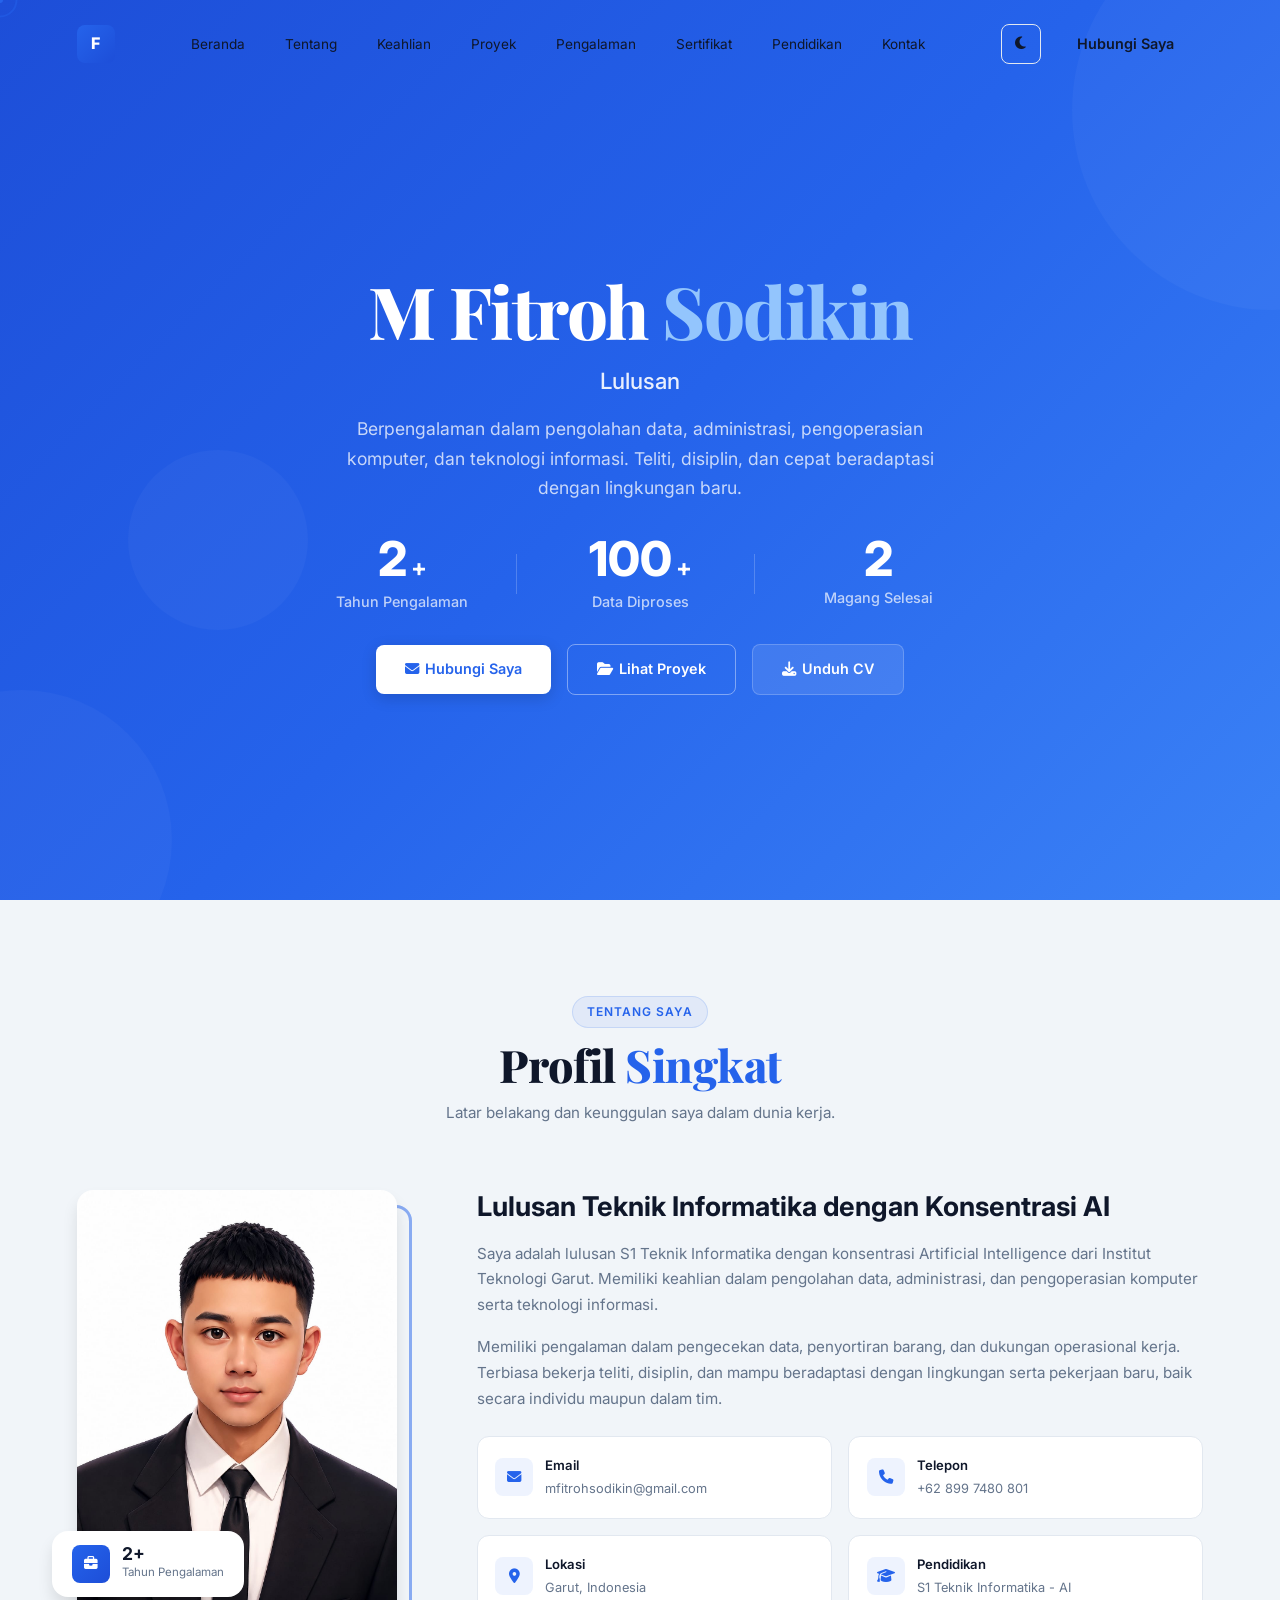
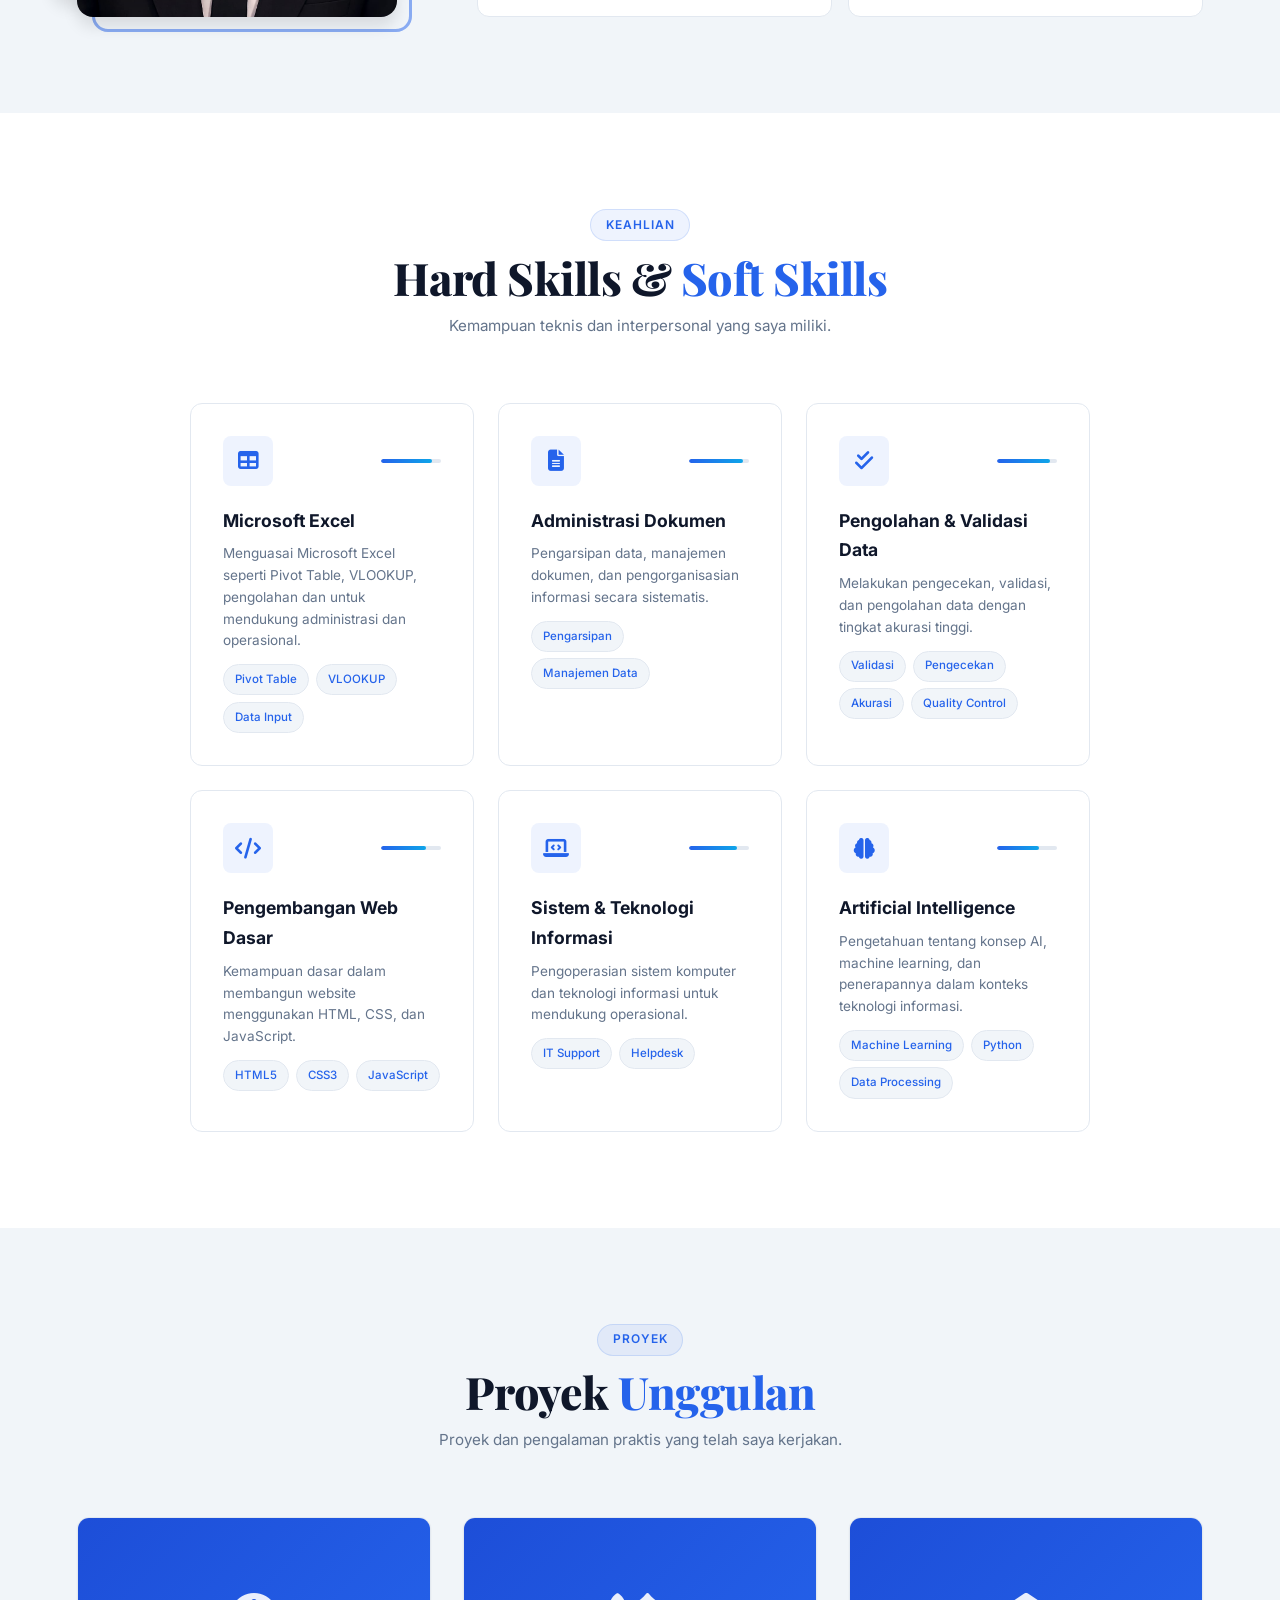
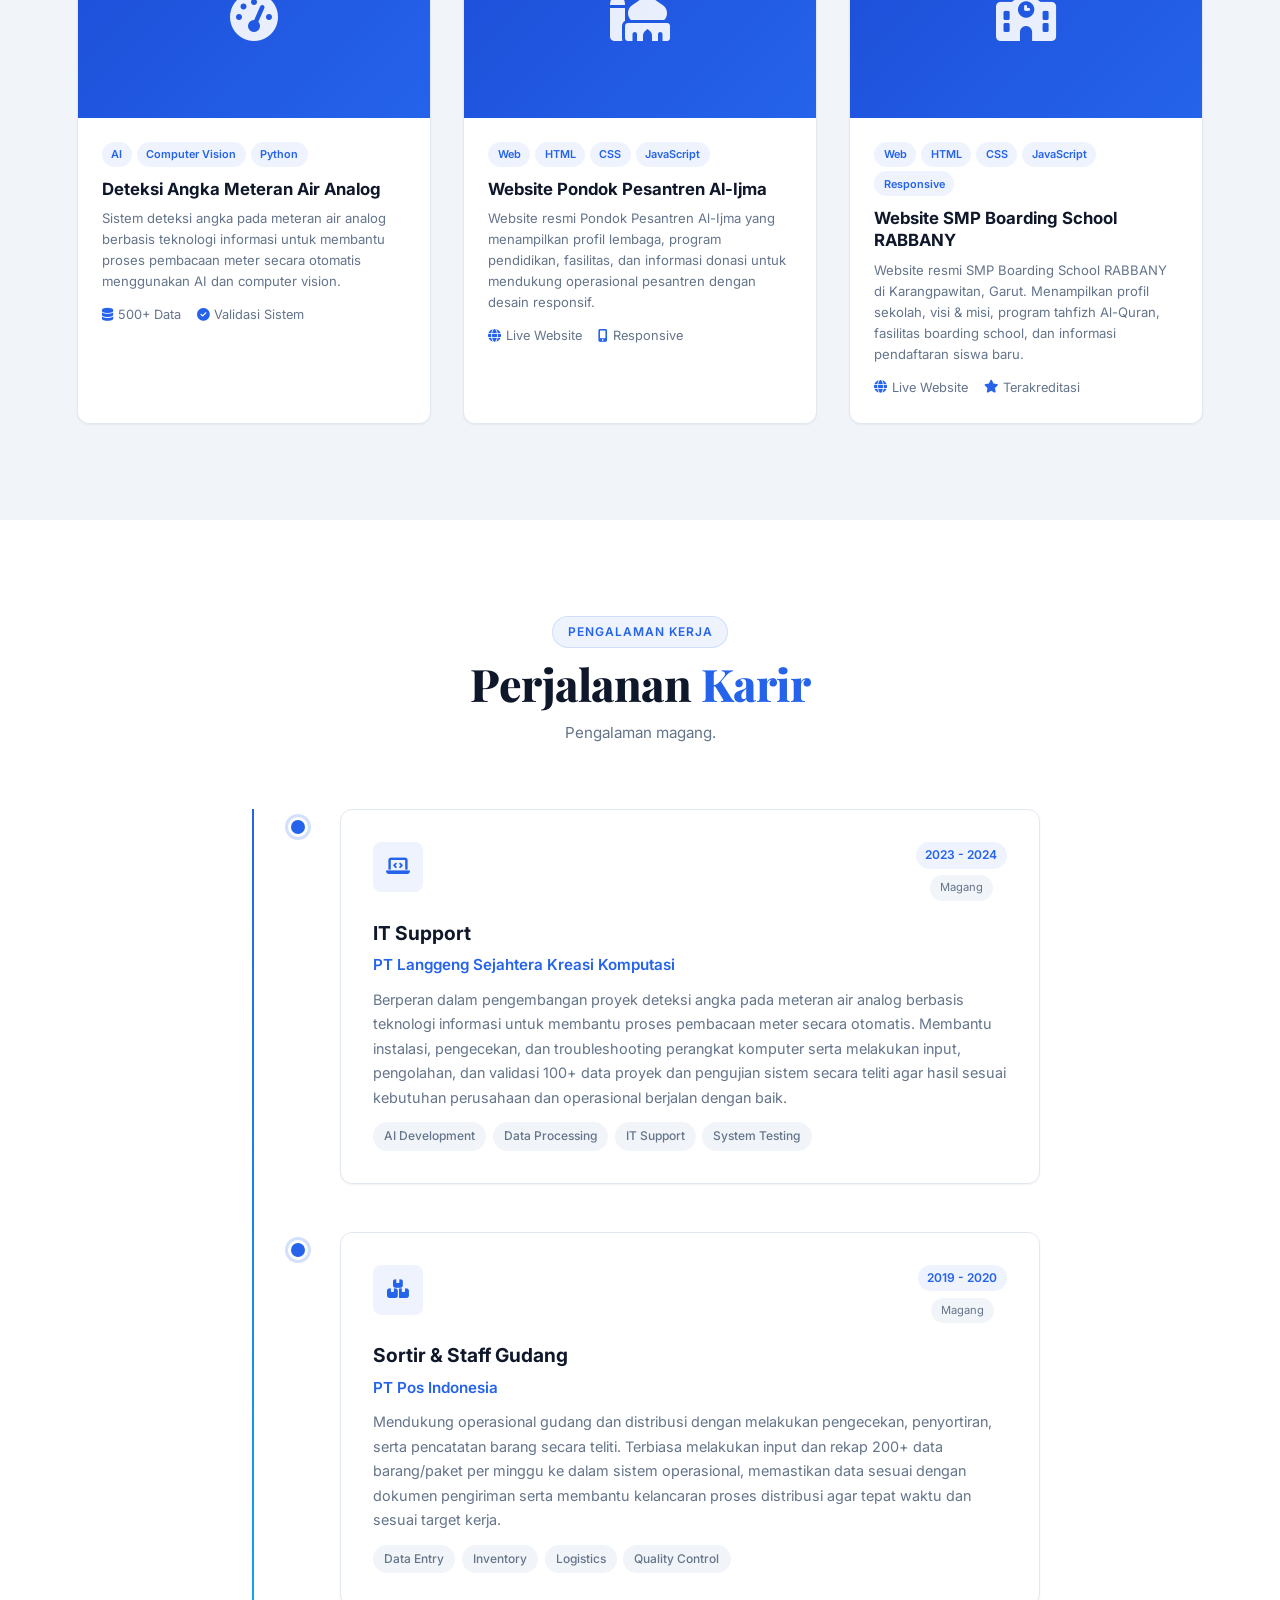
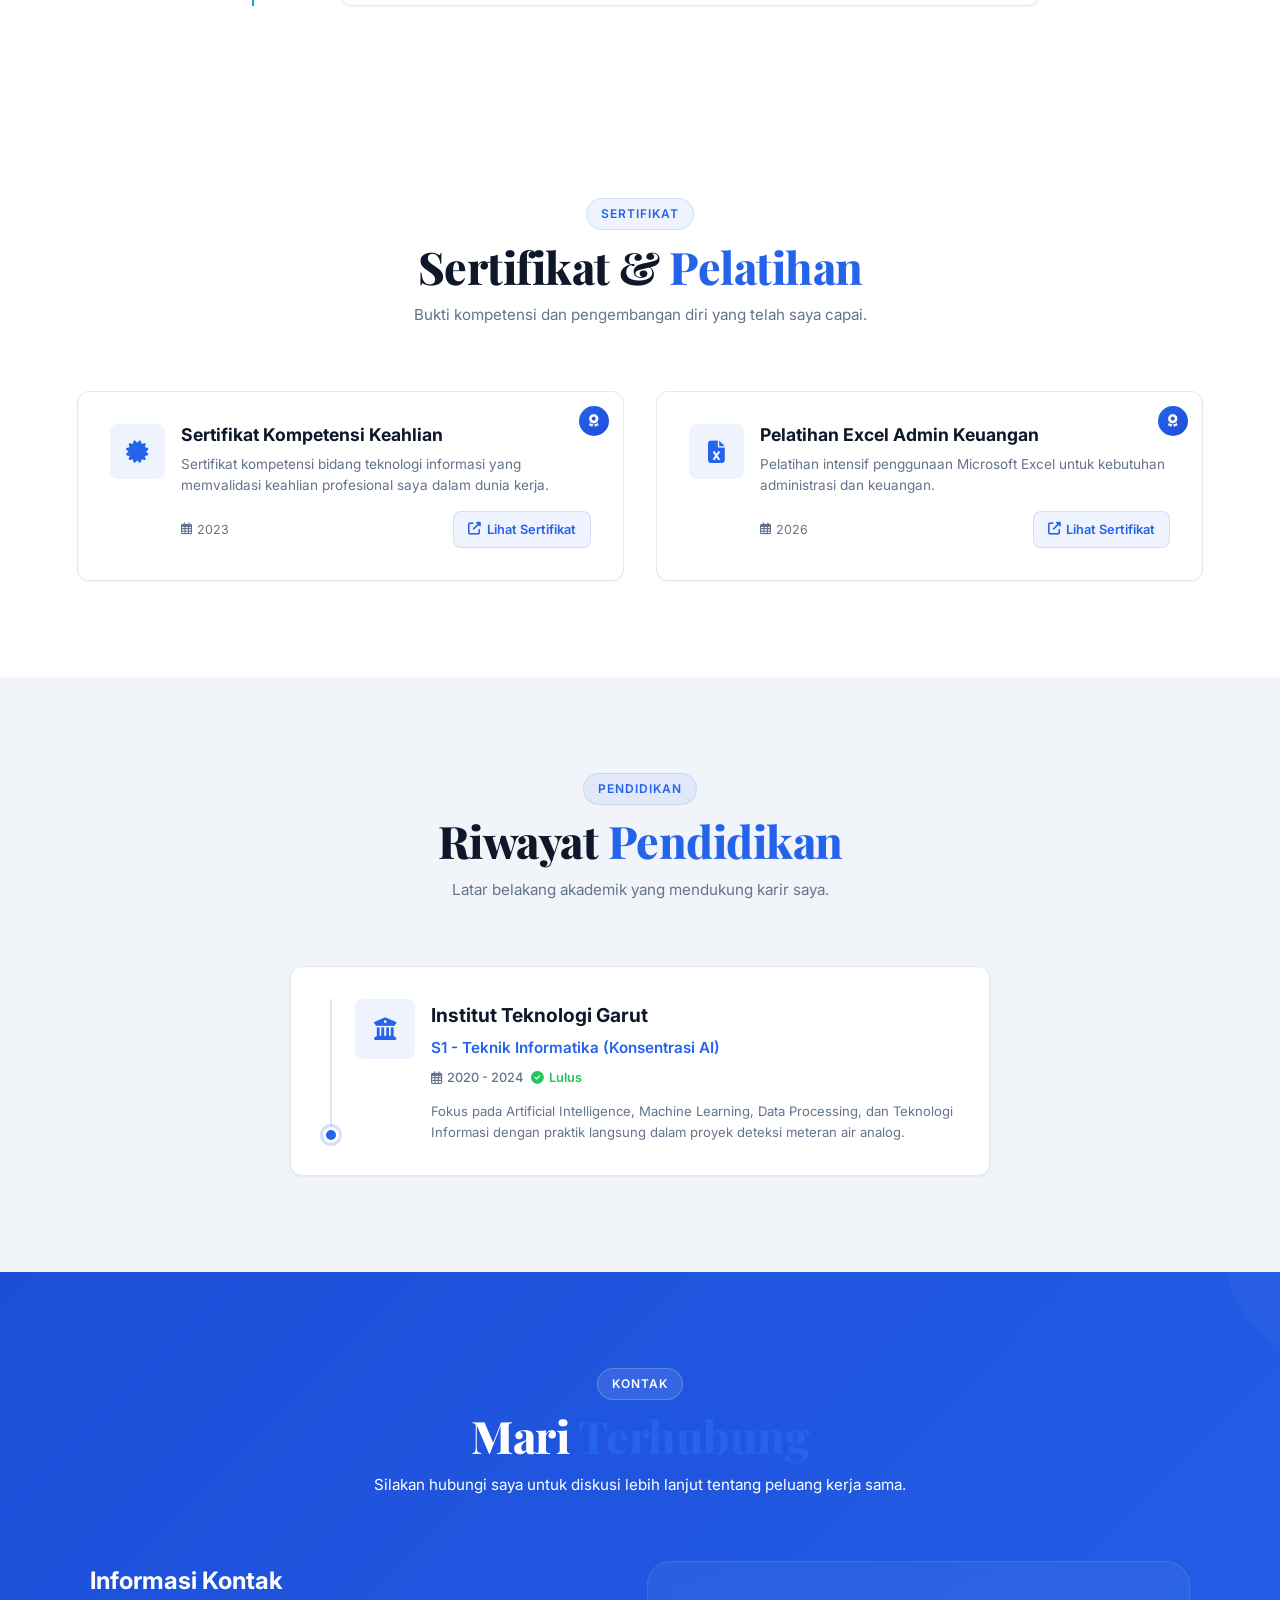
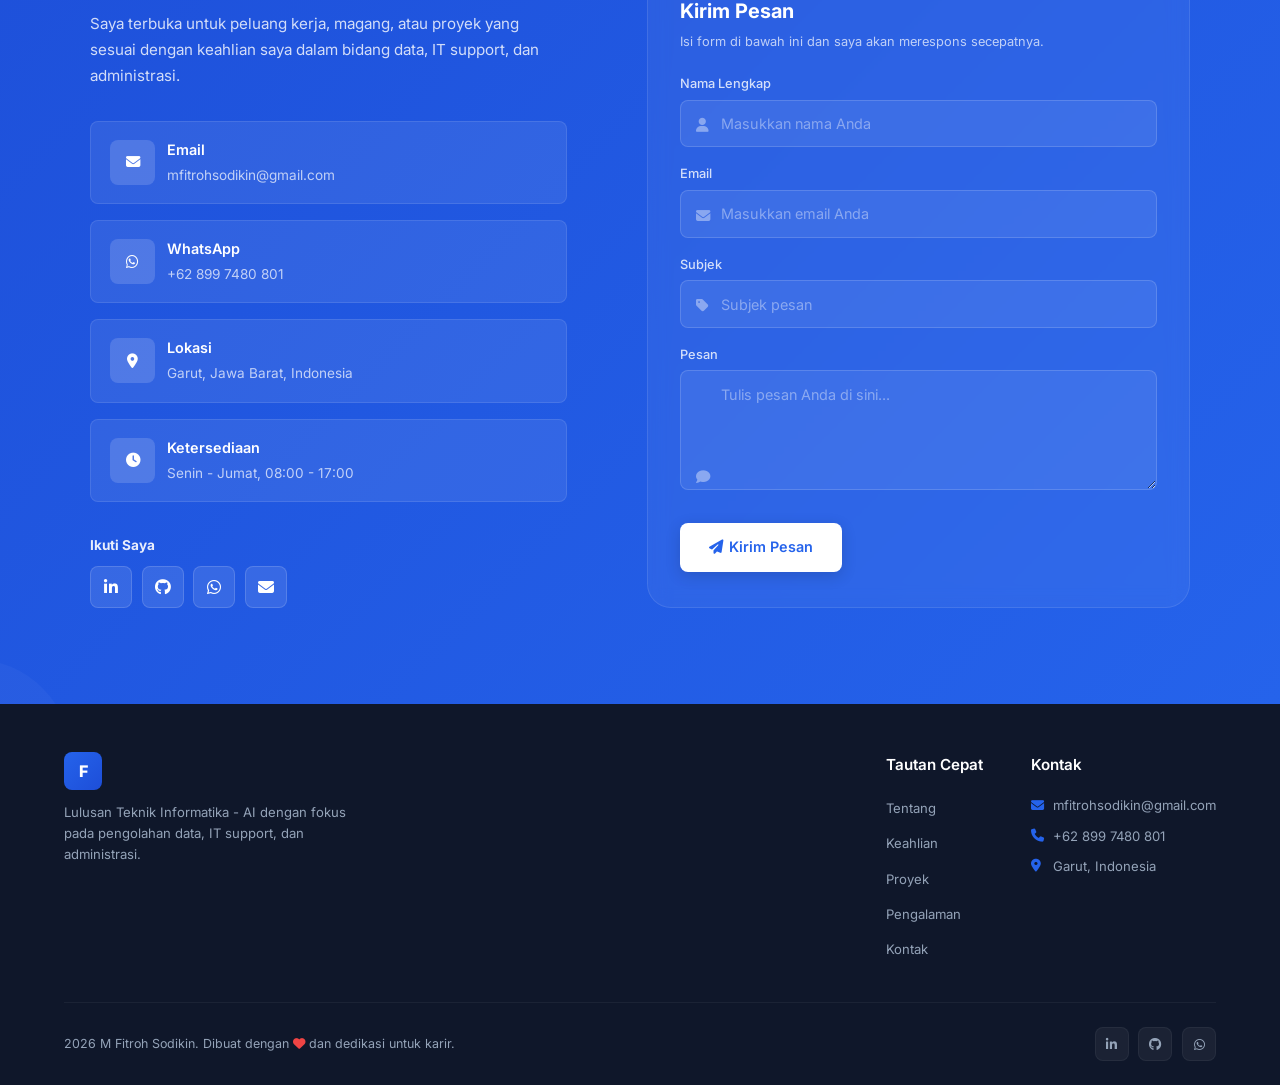
<file: index.html>
<!DOCTYPE html>
<html lang="id">
<head>
    <meta charset="UTF-8">
    <meta name="viewport" content="width=device-width, initial-scale=1.0, maximum-scale=5.0, user-scalable=yes">
    <meta name="theme-color" content="#2563eb">
    <meta name="apple-mobile-web-app-capable" content="yes">
    <meta name="apple-mobile-web-app-status-bar-style" content="default">
    <meta name="format-detection" content="telephone=no">
    <meta name="description" content="Portofolio profesional M Fitroh Sodikin - Lulusan S1 Teknik Informatika AI dengan keahlian data, IT support, dan administrasi.">
    <meta name="keywords" content="M Fitroh Sodikin, Teknik Informatika, AI, Data Analyst, IT Support, Garut, Indonesia">
    <meta name="author" content="M Fitroh Sodikin">
    <meta property="og:title" content="M Fitroh Sodikin - Portofolio Profesional">
    <meta property="og:description" content="Lulusan S1 Teknik Informatika AI dengan pengalaman dalam pengolahan data, IT support, dan administrasi.">
    <meta property="og:type" content="website">
    <title>M Fitroh Sodikin - Portofolio Profesional</title>
    <link rel="preconnect" href="https://fonts.googleapis.com">
    <link rel="preconnect" href="https://fonts.gstatic.com" crossorigin>
    <link href="https://fonts.googleapis.com/css2?family=Inter:wght@300;400;500;600;700;800;900&family=Playfair+Display:wght@700;800&display=swap" rel="stylesheet">
    <link rel="stylesheet" href="https://cdnjs.cloudflare.com/ajax/libs/font-awesome/6.5.1/css/all.min.css">
    <link rel="stylesheet" href="css/style.css">
<base target="_blank">
</head>
<body>
    <!-- Loading Screen -->
    <div class="loader" id="loader">
        <div class="loader-content">
            <div class="loader-ring"></div>
            <div class="loader-text">M Fitroh <span class="highlight">Sodikin</span></div>
            <div class="loader-subtitle">Memuat portofolio...</div>
        </div>
    </div>

    <!-- Custom Cursor -->
    <div class="cursor-dot" id="cursorDot"></div>
    <div class="cursor-outline" id="cursorOutline"></div>

    <!-- Particles Background -->
    <canvas id="particlesCanvas" class="particles-canvas"></canvas>

    <!-- Navigation -->
    <nav id="navbar">
        <a href="#" class="logo">
            <span class="logo-icon">F</span>
            <!-- <span class="logo-text"><span class="highlight">.</span></span> -->
        </a>
        <ul class="nav-links">
            <li><a href="#home" class="nav-link active">Beranda</a></li>
            <li><a href="#about" class="nav-link">Tentang</a></li>
            <li><a href="#skills" class="nav-link">Keahlian</a></li>
            <li><a href="#projects" class="nav-link">Proyek</a></li>
            <li><a href="#experience" class="nav-link">Pengalaman</a></li>
            <li><a href="#certificates" class="nav-link">Sertifikat</a></li>
            <li><a href="#education" class="nav-link">Pendidikan</a></li>
            <li><a href="#contact" class="nav-link">Kontak</a></li>
        </ul>
        <div class="nav-actions">
            <button class="theme-toggle" id="themeToggle" title="Ubah Tema">
                <i class="fas fa-moon"></i>
            </button>
            <a href="#contact" class="btn btn-nav">Hubungi Saya</a>
            <div class="hamburger" id="hamburger">
                <span></span>
                <span></span>
                <span></span>
            </div>
        </div>
    </nav>

    <!-- Mobile Menu -->
    <div class="overlay" id="overlay"></div>
    <div class="mobile-menu" id="mobileMenu">
        <div class="mobile-menu-header">
            <span class="logo-text">Fitroh<span class="highlight">.</span></span>
            <button class="mobile-close" id="mobileClose"><i class="fas fa-times"></i></button>
        </div>
        <ul>
            <li><a href="#home" class="mobile-link">Beranda</a></li>
            <li><a href="#about" class="mobile-link">Tentang</a></li>
            <li><a href="#skills" class="mobile-link">Keahlian</a></li>
            <li><a href="#projects" class="mobile-link">Proyek</a></li>
            <li><a href="#experience" class="mobile-link">Pengalaman</a></li>
            <li><a href="#certificates" class="mobile-link">Sertifikat</a></li>
            <li><a href="#education" class="mobile-link">Pendidikan</a></li>
            <li><a href="#contact" class="mobile-link">Kontak</a></li>
        </ul>
        <div class="mobile-menu-footer">
            <a href="mailto:mfitrohsodikin@gmail.com" class="mobile-contact-btn">
                <i class="fas fa-envelope"></i> mfitrohsodikin@gmail.com
            </a>
        </div>
    </div>

    <!-- Hero Section -->
    <section class="hero" id="home">
        <div class="hero-bg-shapes">
            <div class="shape shape-1"></div>
            <div class="shape shape-2"></div>
            <div class="shape shape-3"></div>
        </div>
        <div class="hero-content">
            <!-- <div class="hero-badge reveal">
                <span class="dot"></span>
                Tersedia untuk Kerja Sama
            </div> -->
            <h1 class="reveal">
                M Fitroh <span class="highlight">Sodikin</span>
            </h1>
            <p class="hero-subtitle reveal">Lulusan S1 Teknik Informatika - Konsentrasi AI</p>
            <p class="hero-desc reveal">
                Berpengalaman dalam pengolahan data, administrasi, pengoperasian komputer, dan teknologi informasi. 
                Teliti, disiplin, dan cepat beradaptasi dengan lingkungan baru.
            </p>
            <div class="hero-stats reveal">
                <div class="hero-stat">
                    <div class="stat-number" data-target="2">0</div>
                    <span class="stat-suffix">+</span>
                    <p>Tahun Pengalaman</p>
                </div>
                <div class="hero-stat">
                    <div class="stat-number" data-target="100">0</div>
                    <span class="stat-suffix">+</span>
                    <p>Data Diproses</p>
                </div>
                <div class="hero-stat">
                    <div class="stat-number" data-target="2">0</div>
                    <p>Magang Selesai</p>
                </div>
            </div>
            <div class="hero-buttons reveal">
                <a href="#contact" class="btn btn-primary magnetic-btn">
                    <i class="fas fa-envelope"></i>
                    Hubungi Saya
                </a>
                <a href="#projects" class="btn btn-outline magnetic-btn">
                    <i class="fas fa-folder-open"></i>
                    Lihat Proyek
                </a>
                <a href="assets/cv/CV_M%20FITROH%20SODIKIN.pdf" class="btn btn-ghost magnetic-btn" download="CV_M FITROH SODIKIN.pdf">
                     <i class="fas fa-download"></i>
                     Unduh CV
                </a>
            </div>
        </div>
        <!-- <div class="scroll-indicator">
            <div class="mouse">
                <div class="wheel"></div>
            </div>
            <span>Gulir ke bawah</span>
        </div> -->
    </section>

    <!-- About Section -->
    <section class="about" id="about">
        <div class="section-header reveal">
            <span class="section-label">Tentang Saya</span>
            <h2>Profil <span class="highlight">Singkat</span></h2>
            <p>Latar belakang dan keunggulan saya dalam dunia kerja.</p>
        </div>
        <div class="about-container reveal">
            <div class="about-image">
                <div class="image-frame">
                    <!-- <div class="image-placeholder">
                        <i class="fas fa-user"></i>
                        <span>Foto Profil</span>
                    </div> -->
                    <div class="image-frame">
                        <img src="assets/Image/Formal.jpeg" alt="M Fitroh Sodikin" class="profile-img">
                        <div class="image-decoration"></div>
                    </div>
                    <div class="image-decoration"></div>
                </div>
                <div class="experience-float">
                    <div class="float-icon"><i class="fas fa-briefcase"></i></div>
                    <div class="float-text">
                        <strong>2+</strong>
                        <span>Tahun Pengalaman</span>
                    </div>
                </div>
            </div>
            <div class="about-content">
                <h3>Lulusan Teknik Informatika dengan Konsentrasi AI</h3>
                <p>
                    Saya adalah lulusan S1 Teknik Informatika dengan konsentrasi Artificial Intelligence dari Institut Teknologi Garut. 
                    Memiliki keahlian dalam pengolahan data, administrasi, dan pengoperasian komputer serta teknologi informasi.
                </p>
                <p>
                    Memiliki pengalaman dalam pengecekan data, penyortiran barang, dan dukungan operasional kerja. 
                    Terbiasa bekerja teliti, disiplin, dan mampu beradaptasi dengan lingkungan serta pekerjaan baru, 
                    baik secara individu maupun dalam tim.
                </p>
                <div class="about-info">
                    <div class="info-item">
                        <div class="info-icon"><i class="fas fa-envelope"></i></div>
                        <div class="info-text">
                            <h4>Email</h4>
                            <p>mfitrohsodikin@gmail.com</p>
                        </div>
                    </div>
                    <div class="info-item">
                        <div class="info-icon"><i class="fas fa-phone"></i></div>
                        <div class="info-text">
                            <h4>Telepon</h4>
                            <p>+62 899 7480 801</p>
                        </div>
                    </div>
                    <div class="info-item">
                        <div class="info-icon"><i class="fas fa-map-marker-alt"></i></div>
                        <div class="info-text">
                            <h4>Lokasi</h4>
                            <p>Garut, Indonesia</p>
                        </div>
                    </div>
                    <div class="info-item">
                        <div class="info-icon"><i class="fas fa-graduation-cap"></i></div>
                        <div class="info-text">
                            <h4>Pendidikan</h4>
                            <p>S1 Teknik Informatika - AI</p>
                        </div>
                    </div>
                </div>
            </div>
        </div>
    </section>

    <!-- Skills Section -->
    <section class="skills" id="skills">
        <div class="section-header reveal">
            <span class="section-label">Keahlian</span>
            <h2>Hard Skills & <span class="highlight">Soft Skills</span></h2>
            <p>Kemampuan teknis dan interpersonal yang saya miliki.</p>
        </div>
        <div class="skills-container">
            <div class="skills-grid">
                <div class="skill-card reveal">
                    <div class="skill-header">
                        <div class="skill-icon"><i class="fas fa-table"></i></div>
                        <div class="skill-progress">
                            <div class="progress-bar" data-progress="85"></div>
                        </div>
                    </div>
                    <h3>Microsoft Excel</h3>
                    <p>Menguasai Microsoft Excel seperti Pivot Table, VLOOKUP, pengolahan dan untuk mendukung administrasi dan operasional.</p>
                    <div class="skill-tags">
                        <span class="skill-tag">Pivot Table</span>
                        <span class="skill-tag">VLOOKUP</span>
                        <span class="skill-tag">Data Input</span>
                    </div>
                </div>
                <div class="skill-card reveal">
                    <div class="skill-header">
                        <div class="skill-icon"><i class="fas fa-file-alt"></i></div>
                        <div class="skill-progress">
                            <div class="progress-bar" data-progress="90"></div>
                        </div>
                    </div>
                    <h3>Administrasi Dokumen</h3>
                    <p>Pengarsipan data, manajemen dokumen, dan pengorganisasian informasi secara sistematis.</p>
                    <div class="skill-tags">
                        <span class="skill-tag">Pengarsipan</span>
                        <span class="skill-tag">Manajemen Data</span>
                    </div>
                </div>
                <div class="skill-card reveal">
                    <div class="skill-header">
                        <div class="skill-icon"><i class="fas fa-check-double"></i></div>
                        <div class="skill-progress">
                            <div class="progress-bar" data-progress="88"></div>
                        </div>
                    </div>
                    <h3>Pengolahan & Validasi Data</h3>
                    <p>Melakukan pengecekan, validasi, dan pengolahan data dengan tingkat akurasi tinggi.</p>
                    <div class="skill-tags">
                        <span class="skill-tag">Validasi</span>
                        <span class="skill-tag">Pengecekan</span>
                        <span class="skill-tag">Akurasi</span>
                        <span class="skill-tag">Quality Control</span>
                    </div>
                </div>
                <div class="skill-card reveal">
                    <div class="skill-header">
                        <div class="skill-icon"><i class="fas fa-code"></i></div>
                        <div class="skill-progress">
                            <div class="progress-bar" data-progress="75"></div>
                        </div>
                    </div>
                    <h3>Pengembangan Web Dasar</h3>
                    <p>Kemampuan dasar dalam membangun website menggunakan HTML, CSS, dan JavaScript.</p>
                    <div class="skill-tags">
                        <span class="skill-tag">HTML5</span>
                        <span class="skill-tag">CSS3</span>
                        <span class="skill-tag">JavaScript</span>
                    </div>
                </div>
                <div class="skill-card reveal">
                    <div class="skill-header">
                        <div class="skill-icon"><i class="fas fa-laptop-code"></i></div>
                        <div class="skill-progress">
                            <div class="progress-bar" data-progress="80"></div>
                        </div>
                    </div>
                    <h3>Sistem & Teknologi Informasi</h3>
                    <p>Pengoperasian sistem komputer dan teknologi informasi untuk mendukung operasional.</p>
                    <div class="skill-tags">
                        <span class="skill-tag">IT Support</span>
                        <span class="skill-tag">Helpdesk</span>
                    </div>
                </div>
                <div class="skill-card reveal">
                    <div class="skill-header">
                        <div class="skill-icon"><i class="fas fa-brain"></i></div>
                        <div class="skill-progress">
                            <div class="progress-bar" data-progress="70"></div>
                        </div>
                    </div>
                    <h3>Artificial Intelligence</h3>
                    <p>Pengetahuan tentang konsep AI, machine learning, dan penerapannya dalam konteks teknologi informasi.</p>
                    <div class="skill-tags">
                        <span class="skill-tag">Machine Learning</span>
                        <span class="skill-tag">Python</span>
                        <span class="skill-tag">Data Processing</span>
                    </div>
                </div>
            </div>
        </div>
    </section>

    <!-- Projects Section -->
    <section class="projects" id="projects">
        <div class="section-header reveal">
            <span class="section-label">Proyek</span>
            <h2>Proyek <span class="highlight">Unggulan</span></h2>
            <p>Proyek dan pengalaman praktis yang telah saya kerjakan.</p>
        </div>
        <div class="projects-grid">
            <div class="project-card reveal">
                <div class="project-image">
                    <div class="project-icon"><i class="fas fa-tachometer-alt"></i></div>
                    <div class="project-overlay">
                        <a href="#" class="project-link"><i class="fas fa-external-link-alt"></i></a>
                    </div>
                </div>
                <div class="project-content">
                    <div class="project-tags">
                        <span class="project-tag">AI</span>
                        <span class="project-tag">Computer Vision</span>
                        <span class="project-tag">Python</span>
                    </div>
                    <h3>Deteksi Angka Meteran Air Analog</h3>
                    <p>Sistem deteksi angka pada meteran air analog berbasis teknologi informasi untuk membantu proses pembacaan meter secara otomatis menggunakan AI dan computer vision.</p>
                    <div class="project-stats">
                        <span><i class="fas fa-database"></i> 500+ Data</span>
                        <span><i class="fas fa-check-circle"></i> Validasi Sistem</span>
                    </div>
                </div>
            </div>
            <!-- PROYEK 2: Website Pondok Pesantren Al-Ijma -->
            <div class="project-card reveal">
                <div class="project-image">
                    <div class="project-icon"><i class="fas fa-mosque"></i></div>
                    <div class="project-overlay">
                        <a href="https://jagoweb35.github.io/Pondok-Pesantren-Al-Ijma/" target="_blank" class="project-link">
                            <i class="fas fa-external-link-alt"></i>
                        </a>
                    </div>
                </div>
                <div class="project-content">
                    <div class="project-tags">
                        <span class="project-tag">Web</span>
                        <span class="project-tag">HTML</span>
                        <span class="project-tag">CSS</span>
                        <span class="project-tag">JavaScript</span>
                    </div>
                    <h3>Website Pondok Pesantren Al-Ijma</h3>
                    <p>Website resmi Pondok Pesantren Al-Ijma yang menampilkan profil lembaga, program pendidikan, fasilitas, dan informasi donasi untuk mendukung operasional pesantren dengan desain responsif.</p>
                    <div class="project-stats">
                        <span><i class="fas fa-globe"></i> Live Website</span>
                        <span><i class="fas fa-mobile-alt"></i> Responsive</span>
                    </div>
                </div>
            </div>
            <!-- PROYEK 3: Website SMP Boarding School RABBANY -->
            <div class="project-card reveal">
                <div class="project-image">
                    <div class="project-icon"><i class="fas fa-school"></i></div>
                    <div class="project-overlay">
                        <a href="https://jagoweb35.github.io/SMP-Boarding-School-RABBANY/" target="_blank" class="project-link">
                            <i class="fas fa-external-link-alt"></i>
                        </a>
                    </div>
                </div>
                <div class="project-content">
                    <div class="project-tags">
                        <span class="project-tag">Web</span>
                        <span class="project-tag">HTML</span>
                        <span class="project-tag">CSS</span>
                        <span class="project-tag">JavaScript</span>
                        <span class="project-tag">Responsive</span>
                    </div>
                    <h3>Website SMP Boarding School RABBANY</h3>
                    <p>Website resmi SMP Boarding School RABBANY di Karangpawitan, Garut. Menampilkan profil sekolah, visi & misi, program tahfizh Al-Quran, fasilitas boarding school, dan informasi pendaftaran siswa baru.</p>
                    <div class="project-stats">
                        <span><i class="fas fa-globe"></i> Live Website</span>
                        <span><i class="fas fa-star"></i> Terakreditasi</span>
                    </div>
                </div>
            </div>
        </div>
    </section>

    <!-- Experience Section -->
    <section class="experience" id="experience">
        <div class="section-header reveal">
            <span class="section-label">Pengalaman Kerja</span>
            <h2>Perjalanan <span class="highlight">Karir</span></h2>
            <p>Pengalaman magang.</p>
        </div>
        <div class="timeline">
            <div class="timeline-item reveal">
                <div class="timeline-dot"></div>
                <div class="timeline-content">
                    <div class="timeline-header">
                        <div class="timeline-icon"><i class="fas fa-laptop-code"></i></div>
                        <div class="timeline-meta">
                            <span class="timeline-date">2023 - 2024</span>
                            <span class="timeline-type">Magang</span>
                        </div>
                    </div>
                    <h3>IT Support</h3>
                    <h4>PT Langgeng Sejahtera Kreasi Komputasi</h4>
                    <p>
                        Berperan dalam pengembangan proyek deteksi angka pada meteran air analog berbasis teknologi informasi 
                        untuk membantu proses pembacaan meter secara otomatis. Membantu instalasi, pengecekan, dan troubleshooting 
                        perangkat komputer serta melakukan input, pengolahan, dan validasi 100+ data proyek dan pengujian sistem 
                        secara teliti agar hasil sesuai kebutuhan perusahaan dan operasional berjalan dengan baik.
                    </p>
                    <div class="timeline-tags">
                        <span>AI Development</span>
                        <span>Data Processing</span>
                        <span>IT Support</span>
                        <span>System Testing</span>
                    </div>
                </div>
            </div>
            <div class="timeline-item reveal">
                <div class="timeline-dot"></div>
                <div class="timeline-content">
                    <div class="timeline-header">
                        <div class="timeline-icon"><i class="fas fa-boxes"></i></div>
                        <div class="timeline-meta">
                            <span class="timeline-date">2019 - 2020</span>
                            <span class="timeline-type">Magang</span>
                        </div>
                    </div>
                    <h3>Sortir & Staff Gudang</h3>
                    <h4>PT Pos Indonesia</h4>
                    <p>
                        Mendukung operasional gudang dan distribusi dengan melakukan pengecekan, penyortiran, serta pencatatan barang secara teliti. 
                        Terbiasa melakukan input dan rekap 200+ data barang/paket per minggu ke dalam sistem operasional, 
                        memastikan data sesuai dengan dokumen pengiriman serta membantu kelancaran proses distribusi agar tepat waktu dan sesuai target kerja.
                    </p>
                    <div class="timeline-tags">
                        <span>Data Entry</span>
                        <span>Inventory</span>
                        <span>Logistics</span>
                        <span>Quality Control</span>
                    </div>
                </div>
            </div>
        </div>
    </section>

    <!-- Certificates Section -->
    <section class="certificates" id="certificates">
        <div class="section-header reveal">
            <span class="section-label">Sertifikat</span>
            <h2>Sertifikat & <span class="highlight">Pelatihan</span></h2>
            <p>Bukti kompetensi dan pengembangan diri yang telah saya capai.</p>
        </div>
        <div class="certificates-grid">
            <div class="cert-card reveal">
                <div class="cert-badge">
                    <i class="fas fa-award"></i>
                </div>
                <div class="cert-icon">
                    <i class="fas fa-certificate"></i>
                </div>
                <div class="cert-content">
                    <h3>Sertifikat Kompetensi Keahlian</h3>
                    <p>Sertifikat kompetensi bidang teknologi informasi yang memvalidasi keahlian profesional saya dalam dunia kerja.</p>
                    <div class="cert-footer">
                        <span class="cert-date"><i class="far fa-calendar-alt"></i> 2023</span>
                        <a href="https://drive.google.com/file/d/1yotaROkqpZZuN_O9GJSs_vr5v1Fbpjll/view?usp=drive_link" target="_blank" class="cert-link">
                            <i class="fas fa-external-link-alt"></i>
                            Lihat Sertifikat
                        </a>
                    </div>
                </div>
            </div>
            <div class="cert-card reveal">
                <div class="cert-badge">
                    <i class="fas fa-award"></i>
                </div>
                <div class="cert-icon">
                    <i class="fas fa-file-excel"></i>
                </div>
                <div class="cert-content">
                    <h3>Pelatihan Excel Admin Keuangan</h3>
                    <p>Pelatihan intensif penggunaan Microsoft Excel untuk kebutuhan administrasi dan keuangan.</p>
                    <div class="cert-footer">
                        <span class="cert-date"><i class="far fa-calendar-alt"></i> 2026</span>
                        <a href="https://drive.google.com/file/d/1_uaP0WmWKiEXiMEoLjd8zoLAzrHhC-JD/view?usp=drive_link" target="_blank" class="cert-link">
                            <i class="fas fa-external-link-alt"></i>
                            Lihat Sertifikat
                        </a>
                    </div>
                </div>
            </div>
        </div>
    </section>

    <!-- Education Section -->
    <section class="education" id="education">
        <div class="section-header reveal">
            <span class="section-label">Pendidikan</span>
            <h2>Riwayat <span class="highlight">Pendidikan</span></h2>
            <p>Latar belakang akademik yang mendukung karir saya.</p>
        </div>
        <div class="edu-container">
            <div class="edu-card reveal">
                <div class="edu-timeline">
                    <div class="edu-line"></div>
                    <div class="edu-dot"></div>
                </div>
                <div class="edu-content">
                    <div class="edu-icon">
                        <i class="fas fa-university"></i>
                    </div>
                    <div class="edu-info">
                        <h3>Institut Teknologi Garut</h3>
                        <h4>S1 - Teknik Informatika (Konsentrasi AI)</h4>
                        <div class="edu-meta">
                            <span class="edu-date"><i class="far fa-calendar-alt"></i> 2020 - 2024</span>
                            <span class="edu-status"><i class="fas fa-check-circle"></i> Lulus</span>
                        </div>
                        <p>Fokus pada Artificial Intelligence, Machine Learning, Data Processing, dan Teknologi Informasi dengan praktik langsung dalam proyek deteksi meteran air analog.</p>
                    </div>
                </div>
            </div>
        </div>
    </section>

    <!-- Contact Section -->
    <section class="contact" id="contact">
        <div class="contact-bg-shapes">
            <div class="shape shape-1"></div>
            <div class="shape shape-2"></div>
        </div>
        <div class="section-header reveal">
            <span class="section-label">Kontak</span>
            <h2>Mari <span class="highlight">Terhubung</span></h2>
            <p>Silakan hubungi saya untuk diskusi lebih lanjut tentang peluang kerja sama.</p>
        </div>
        <div class="contact-grid reveal">
            <div class="contact-info">
                <h3>Informasi Kontak</h3>
                <p>Saya terbuka untuk peluang kerja, magang, atau proyek yang sesuai dengan keahlian saya dalam bidang data, IT support, dan administrasi.</p>
                <div class="contact-details">
                    <a href="mailto:mfitrohsodikin@gmail.com" class="contact-item">
                        <div class="contact-item-icon">
                            <i class="fas fa-envelope"></i>
                        </div>
                        <div class="contact-item-info">
                            <h4>Email</h4>
                            <p>mfitrohsodikin@gmail.com</p>
                        </div>
                    </a>
                    <a href="https://wa.me/628997480801" class="contact-item" target="_blank">
                        <div class="contact-item-icon">
                            <i class="fab fa-whatsapp"></i>
                        </div>
                        <div class="contact-item-info">
                            <h4>WhatsApp</h4>
                            <p>+62 899 7480 801</p>
                        </div>
                    </a>
                    <div class="contact-item">
                        <div class="contact-item-icon">
                            <i class="fas fa-map-marker-alt"></i>
                        </div>
                        <div class="contact-item-info">
                            <h4>Lokasi</h4>
                            <p>Garut, Jawa Barat, Indonesia</p>
                        </div>
                    </div>
                    <div class="contact-item">
                        <div class="contact-item-icon">
                            <i class="fas fa-clock"></i>
                        </div>
                        <div class="contact-item-info">
                            <h4>Ketersediaan</h4>
                            <p>Senin - Jumat, 08:00 - 17:00</p>
                        </div>
                    </div>
                </div>
                <div class="contact-social">
                    <h4>Ikuti Saya</h4>
                    <div class="social-links">
                        <a href="#" target="_blank" title="LinkedIn"><i class="fab fa-linkedin-in"></i></a>
                        <a href="#" target="_blank" title="GitHub"><i class="fab fa-github"></i></a>
                        <a href="https://wa.me/628997480801" target="_blank" title="WhatsApp"><i class="fab fa-whatsapp"></i></a>
                        <a href="mailto:mfitrohsodikin@gmail.com" title="Email"><i class="fas fa-envelope"></i></a>
                    </div>
                </div>
            </div>
            <form class="contact-form" id="contactForm">
                <div class="form-header">
                    <h3>Kirim Pesan</h3>
                    <p>Isi form di bawah ini dan saya akan merespons secepatnya.</p>
                </div>
                <div class="form-group">
                    <label for="name">Nama Lengkap</label>
                    <input type="text" id="name" placeholder="Masukkan nama Anda" required>
                    <i class="fas fa-user form-icon"></i>
                </div>
                <div class="form-group">
                    <label for="email">Email</label>
                    <input type="email" id="email" placeholder="Masukkan email Anda" required>
                    <i class="fas fa-envelope form-icon"></i>
                </div>
                <div class="form-group">
                    <label for="subject">Subjek</label>
                    <input type="text" id="subject" placeholder="Subjek pesan" required>
                    <i class="fas fa-tag form-icon"></i>
                </div>
                <div class="form-group">
                    <label for="message">Pesan</label>
                    <textarea id="message" placeholder="Tulis pesan Anda di sini..." required></textarea>
                    <i class="fas fa-comment form-icon"></i>
                </div>
                <button type="submit" class="btn btn-primary btn-full magnetic-btn">
                    <i class="fas fa-paper-plane"></i>
                    Kirim Pesan
                </button>
            </form>
        </div>
    </section>

    <!-- Footer -->
    <footer>
        <div class="footer-content">
            <div class="footer-brand">
                <a href="#" class="logo">
                    <span class="logo-icon">F</span>
                </a>
                <p>Lulusan Teknik Informatika - AI dengan fokus pada pengolahan data, IT support, dan administrasi.</p>
            </div>
            <div class="footer-links">
                <h4>Tautan Cepat</h4>
                <ul>
                    <li><a href="#about">Tentang</a></li>
                    <li><a href="#skills">Keahlian</a></li>
                    <li><a href="#projects">Proyek</a></li>
                    <li><a href="#experience">Pengalaman</a></li>
                    <li><a href="#contact">Kontak</a></li>
                </ul>
            </div>
            <div class="footer-contact">
                <h4>Kontak</h4>
                <p><i class="fas fa-envelope"></i> mfitrohsodikin@gmail.com</p>
                <p><i class="fas fa-phone"></i> +62 899 7480 801</p>
                <p><i class="fas fa-map-marker-alt"></i> Garut, Indonesia</p>
            </div>
        </div>
        <div class="footer-bottom">
            <p> 2026 M Fitroh Sodikin. Dibuat dengan <i class="fas fa-heart"></i> dan dedikasi untuk karir.</p>
            <div class="footer-social">
                <a href="#" title="LinkedIn"><i class="fab fa-linkedin-in"></i></a>
                <a href="#" title="GitHub"><i class="fab fa-github"></i></a>
                <a href="https://wa.me/628997480801" target="_blank" title="WhatsApp"><i class="fab fa-whatsapp"></i></a>
            </div>
        </div>
    </footer>

    <!-- Scroll to Top -->
    <button class="scroll-top" id="scrollTop">
        <i class="fas fa-arrow-up"></i>
    </button>

    <!-- Toast Notification -->
    <div class="toast" id="toast">
        <div class="toast-icon"><i class="fas fa-check-circle"></i></div>
        <div class="toast-content">
            <h4>Berhasil!</h4>
            <p>Pesan Anda telah terkirim.</p>
        </div>
    </div>

    <script src="js/script.js"></script>
</body>
</html>
</file>
<file: css/style.css>
/* ============================================
   M FITROH SODIKIN - PORTFOLIO STYLES
   Mobile-First Responsive Design
   ============================================ */

/* ---------- CSS VARIABLES ---------- */
:root {
  --primary: #2563eb;
  --primary-light: #3b82f6;
  --primary-dark: #1d4ed8;
  --secondary: #64748b;
  --accent: #0ea5e9;
  --dark: #0f172a;
  --light: #f8fafc;
  --gray: #94a3b8;
  --gray-light: #e2e8f0;
  --bg-light: #f1f5f9;
  --white: #ffffff;
  --success: #22c55e;
  --danger: #ef4444;

  --shadow-sm: 0 1px 2px rgba(0,0,0,0.05);
  --shadow-md: 0 4px 6px rgba(0,0,0,0.1);
  --shadow-lg: 0 10px 15px rgba(0,0,0,0.1);
  --shadow-xl: 0 20px 25px rgba(0,0,0,0.1);

  --radius-sm: 8px;
  --radius-md: 12px;
  --radius-lg: 16px;
  --radius-xl: 24px;

  --transition: 0.3s ease;
}

[data-theme="dark"] {
  --dark: #f8fafc;
  --light: #0f172a;
  --bg-light: #1e293b;
  --white: #0f172a;
  --gray-light: #334155;
  --secondary: #94a3b8;
}

/* ---------- RESET & BASE ---------- */
*, *::before, *::after {
  margin: 0;
  padding: 0;
  box-sizing: border-box;
}

html {
  scroll-behavior: smooth;
  font-size: 16px;
  -webkit-text-size-adjust: 100%;
}

body {
  font-family: 'Inter', -apple-system, BlinkMacSystemFont, sans-serif;
  background: var(--white);
  color: var(--dark);
  line-height: 1.7;
  overflow-x: hidden;
  -webkit-font-smoothing: antialiased;
}

body.loading { overflow: hidden; }

img { max-width: 100%; height: auto; display: block; }
a { text-decoration: none; color: inherit; }
ul { list-style: none; }
button { border: none; background: none; cursor: pointer; font-family: inherit; }

/* ---------- LOADER ---------- */
.loader {
  position: fixed;
  inset: 0;
  background: var(--white);
  z-index: 10000;
  display: flex;
  align-items: center;
  justify-content: center;
  transition: opacity 0.5s, visibility 0.5s;
}
.loader.hidden { opacity: 0; visibility: hidden; pointer-events: none; }

.loader-ring {
  width: 50px;
  height: 50px;
  border: 3px solid var(--gray-light);
  border-top-color: var(--primary);
  border-radius: 50%;
  animation: spin 1s linear infinite;
  margin: 0 auto 1rem;
}

.loader-text {
  font-family: 'Playfair Display', serif;
  font-size: 1.8rem;
  font-weight: 800;
  color: var(--dark);
  text-align: center;
}
.loader-text .highlight { color: var(--primary); }

.loader-subtitle {
  text-align: center;
  font-size: 0.8rem;
  color: var(--secondary);
  margin-top: 0.5rem;
  animation: pulse 1.5s infinite;
}

@keyframes spin { to { transform: rotate(360deg); } }
@keyframes pulse { 0%,100% { opacity: 0.5; } 50% { opacity: 1; } }

/* ---------- CURSOR (Desktop Only) ---------- */
.cursor-dot, .cursor-outline { display: none; }

@media (min-width: 1025px) {
  .cursor-dot, .cursor-outline {
    display: block;
    position: fixed;
    top: 0; left: 0;
    transform: translate(-50%, -50%);
    border-radius: 50%;
    pointer-events: none;
    z-index: 9999;
  }
  .cursor-dot { width: 6px; height: 6px; background: var(--primary); }
  .cursor-outline { width: 35px; height: 35px; border: 2px solid var(--primary); opacity: 0.5; }
}

/* ---------- PARTICLES ---------- */
.particles-canvas {
  position: fixed;
  inset: 0;
  pointer-events: none;
  z-index: 0;
}

/* ---------- NAVIGATION ---------- */
nav {
  position: fixed;
  top: 0;
  width: 100%;
  padding: 0.75rem 4%;
  display: flex;
  align-items: center;
  justify-content: space-between;
  z-index: 1000;
  transition: var(--transition);
  background: transparent;
}

nav.scrolled {
  background: rgba(255,255,255,0.95);
  backdrop-filter: blur(20px);
  padding: 0.6rem 4%;
  box-shadow: var(--shadow-md);
}

[data-theme="dark"] nav.scrolled { background: rgba(15,23,42,0.95); }

.logo {
  display: flex;
  align-items: center;
  gap: 0.5rem;
  z-index: 1002;
}

.logo-icon {
  width: 36px;
  height: 36px;
  background: linear-gradient(135deg, var(--primary), var(--primary-dark));
  border-radius: var(--radius-sm);
  display: flex;
  align-items: center;
  justify-content: center;
  color: var(--white);
  font-weight: 800;
  font-size: 1rem;
}

.logo-text {
  font-family: 'Playfair Display', serif;
  font-size: 1.3rem;
  font-weight: 800;
  color: var(--dark);
}
.logo-text .highlight { color: var(--primary); }

.nav-links { display: none; }

.nav-actions {
  display: flex;
  align-items: center;
  gap: 0.5rem;
  z-index: 1002;
}

.theme-toggle {
  width: 36px;
  height: 36px;
  border-radius: var(--radius-sm);
  border: 1px solid var(--gray-light);
  background: transparent;
  color: var(--dark);
  display: flex;
  align-items: center;
  justify-content: center;
  font-size: 0.9rem;
  transition: var(--transition);
}

.theme-toggle:hover {
  border-color: var(--primary);
  color: var(--primary);
  background: var(--bg-light);
}

.btn-nav { display: none; }

.hamburger {
  display: flex;
  flex-direction: column;
  gap: 4px;
  padding: 0.5rem;
  margin-left: 0.5rem;
}

.hamburger span {
  display: block;
  width: 22px;
  height: 2px;
  background: var(--dark);
  border-radius: 2px;
  transition: var(--transition);
}

.hamburger.active span:nth-child(1) { transform: rotate(45deg) translate(4px, 4px); }
.hamburger.active span:nth-child(2) { opacity: 0; }
.hamburger.active span:nth-child(3) { transform: rotate(-45deg) translate(4px, -4px); }

/* ---------- MOBILE MENU ---------- */
.mobile-menu {
  position: fixed;
  top: 0;
  right: -100%;
  width: 85%;
  max-width: 320px;
  height: 100vh;
  height: 100dvh;
  background: var(--white);
  z-index: 999;
  transition: right 0.4s cubic-bezier(0.4, 0, 0.2, 1);
  box-shadow: -10px 0 40px rgba(0,0,0,0.15);
  display: flex;
  flex-direction: column;
  overflow-y: auto;
}

.mobile-menu.active { right: 0; }

.mobile-menu-header {
  display: flex;
  align-items: center;
  justify-content: space-between;
  padding: 1.2rem;
  border-bottom: 1px solid var(--gray-light);
  position: sticky;
  top: 0;
  background: var(--white);
  z-index: 2;
}

.mobile-menu-header .logo-text {
  font-family: 'Playfair Display', serif;
  font-size: 1.3rem;
  font-weight: 800;
  color: var(--dark);
}

.mobile-close {
  width: 36px;
  height: 36px;
  border-radius: var(--radius-sm);
  background: var(--bg-light);
  color: var(--dark);
  display: flex;
  align-items: center;
  justify-content: center;
  font-size: 1rem;
  transition: var(--transition);
}

.mobile-close:hover { background: var(--primary); color: var(--white); }

.mobile-menu ul { padding: 1rem; flex: 1; }
.mobile-menu li { margin-bottom: 0.25rem; }

.mobile-menu a {
  display: block;
  padding: 0.75rem 1rem;
  color: var(--dark);
  font-size: 1rem;
  font-weight: 600;
  border-radius: var(--radius-sm);
  transition: var(--transition);
}

.mobile-menu a:hover { color: var(--primary); background: var(--bg-light); }

.mobile-menu-footer { padding: 1.2rem; border-top: 1px solid var(--gray-light); }

.mobile-contact-btn {
  display: flex;
  align-items: center;
  gap: 0.5rem;
  padding: 0.875rem 1rem;
  background: linear-gradient(135deg, var(--primary), var(--primary-dark));
  color: var(--white);
  border-radius: var(--radius-sm);
  font-size: 0.85rem;
  font-weight: 600;
}

.overlay {
  position: fixed;
  inset: 0;
  background: rgba(0,0,0,0.5);
  z-index: 998;
  opacity: 0;
  visibility: hidden;
  transition: var(--transition);
  backdrop-filter: blur(4px);
}

.overlay.active { opacity: 1; visibility: visible; }

/* ---------- HERO SECTION ---------- */
.hero {
  min-height: 100vh;
  min-height: 100dvh;
  display: flex;
  align-items: center;
  justify-content: center;
  padding: 5rem 4% 3rem;
  background: linear-gradient(135deg, var(--primary-dark), var(--primary), var(--primary-light));
  position: relative;
  overflow: hidden;
  text-align: center;
}

.hero-bg-shapes {
  position: absolute;
  inset: 0;
  pointer-events: none;
  overflow: hidden;
}

.hero-bg-shapes .shape {
  position: absolute;
  border-radius: 50%;
  background: rgba(255,255,255,0.03);
  animation: float 20s infinite ease-in-out;
}

.hero-bg-shapes .shape-1 { width: 250px; height: 250px; top: -10%; right: -15%; }
.hero-bg-shapes .shape-2 { width: 180px; height: 180px; bottom: -10%; left: -10%; animation-delay: -5s; }
.hero-bg-shapes .shape-3 { width: 120px; height: 120px; top: 50%; left: 10%; animation-delay: -10s; }

@keyframes float {
  0%,100% { transform: translate(0,0) rotate(0deg); }
  25% { transform: translate(15px,-20px) rotate(3deg); }
  50% { transform: translate(-8px,15px) rotate(-3deg); }
  75% { transform: translate(20px,8px) rotate(2deg); }
}

.hero-content {
  position: relative;
  z-index: 1;
  max-width: 100%;
  padding: 0 0.5rem;
}

.hero-badge {
  display: inline-flex;
  align-items: center;
  gap: 0.4rem;
  padding: 0.5rem 1rem;
  background: rgba(255,255,255,0.12);
  border: 1px solid rgba(255,255,255,0.2);
  border-radius: 50px;
  font-size: 0.75rem;
  color: var(--white);
  margin-bottom: 1.2rem;
  backdrop-filter: blur(10px);
  font-weight: 500;
  animation: fadeInUp 0.8s ease;
}

.hero-badge .dot {
  width: 6px;
  height: 6px;
  background: var(--success);
  border-radius: 50%;
  animation: pulse-dot 2s infinite;
  flex-shrink: 0;
}

@keyframes pulse-dot {
  0%,100% { opacity: 1; transform: scale(1); }
  50% { opacity: 0.5; transform: scale(1.3); }
}

.hero h1 {
  font-family: 'Playfair Display', serif;
  font-size: 2.2rem;
  font-weight: 800;
  line-height: 1.15;
  color: var(--white);
  margin-bottom: 0.75rem;
  letter-spacing: -1px;
  animation: fadeInUp 0.8s ease 0.1s both;
  word-break: break-word;
}

.hero h1 .highlight { color: #93c5fd; }

.hero-subtitle {
  font-size: 1rem;
  color: rgba(255,255,255,0.9);
  margin-bottom: 1rem;
  font-weight: 500;
  animation: fadeInUp 0.8s ease 0.2s both;
  line-height: 1.5;
}

.hero-desc {
  font-size: 0.9rem;
  color: rgba(255,255,255,0.75);
  max-width: 100%;
  margin: 0 auto 2rem;
  line-height: 1.7;
  animation: fadeInUp 0.8s ease 0.3s both;
}

.hero-stats {
  display: flex;
  justify-content: center;
  gap: 1.5rem;
  margin-bottom: 2rem;
  flex-wrap: wrap;
  animation: fadeInUp 0.8s ease 0.4s both;
}

.hero-stat {
  text-align: center;
  flex: 1;
  min-width: 80px;
  max-width: 120px;
}

.stat-number {
  font-size: 1.8rem;
  font-weight: 800;
  color: var(--white);
  line-height: 1;
  display: inline;
}

.stat-suffix {
  font-size: 1.2rem;
  font-weight: 700;
  color: var(--white);
}

.hero-stat p {
  font-size: 0.7rem;
  color: rgba(255,255,255,0.7);
  margin-top: 0.25rem;
  font-weight: 500;
  line-height: 1.3;
}

.hero-buttons {
  display: flex;
  flex-direction: column;
  align-items: center;
  gap: 0.75rem;
  animation: fadeInUp 0.8s ease 0.5s both;
}

.btn {
  display: inline-flex;
  align-items: center;
  justify-content: center;
  gap: 0.4rem;
  padding: 0.75rem 1.5rem;
  border-radius: var(--radius-sm);
  font-weight: 600;
  font-size: 0.85rem;
  cursor: pointer;
  transition: var(--transition);
  width: 100%;
  max-width: 280px;
  line-height: 1.4;
  position: relative;
  overflow: hidden;
}

.btn::before {
  content: '';
  position: absolute;
  top: 50%;
  left: 50%;
  width: 0;
  height: 0;
  background: rgba(255,255,255,0.2);
  border-radius: 50%;
  transform: translate(-50%, -50%);
  transition: width 0.6s, height 0.6s;
}

.btn:hover::before { width: 300px; height: 300px; }

.btn-primary {
  background: var(--white);
  color: var(--primary);
  box-shadow: 0 4px 15px rgba(0,0,0,0.15);
}
.btn-primary:hover { transform: translateY(-2px); box-shadow: 0 8px 25px rgba(0,0,0,0.2); }

.btn-outline {
  background: transparent;
  color: var(--white);
  border: 1.5px solid rgba(255,255,255,0.4);
}
.btn-outline:hover { background: rgba(255,255,255,0.1); border-color: rgba(255,255,255,0.6); transform: translateY(-2px); }

.btn-ghost {
  background: rgba(255,255,255,0.1);
  color: var(--white);
  border: 1.5px solid rgba(255,255,255,0.2);
}
.btn-ghost:hover { background: rgba(255,255,255,0.2); transform: translateY(-2px); }

.btn-full { max-width: 100%; }

.magnetic-btn { transition: transform 0.3s ease; }

.scroll-indicator {
  position: absolute;
  bottom: 1.5rem;
  left: 50%;
  transform: translateX(-50%);
  display: flex;
  flex-direction: column;
  align-items: center;
  gap: 0.4rem;
  color: rgba(255,255,255,0.6);
  font-size: 0.7rem;
  animation: fadeInUp 0.8s ease 0.7s both;
}

.mouse {
  width: 20px;
  height: 32px;
  border: 2px solid rgba(255,255,255,0.4);
  border-radius: 10px;
  position: relative;
}

.wheel {
  width: 3px;
  height: 6px;
  background: rgba(255,255,255,0.6);
  border-radius: 2px;
  position: absolute;
  top: 5px;
  left: 50%;
  transform: translateX(-50%);
  animation: scroll-wheel 2s infinite;
}

@keyframes scroll-wheel {
  0% { top: 5px; opacity: 1; }
  100% { top: 16px; opacity: 0; }
}

@keyframes fadeInUp {
  from { opacity: 0; transform: translateY(25px); }
  to { opacity: 1; transform: translateY(0); }
}

/* ---------- SECTION COMMON ---------- */
section { padding: 3.5rem 4%; position: relative; }

.section-header {
  text-align: center;
  margin-bottom: 2.5rem;
}

.section-label {
  display: inline-block;
  padding: 0.3rem 0.9rem;
  background: rgba(37,99,235,0.08);
  color: var(--primary);
  border-radius: 50px;
  font-size: 0.75rem;
  font-weight: 600;
  margin-bottom: 0.6rem;
  border: 1px solid rgba(37,99,235,0.15);
  text-transform: uppercase;
  letter-spacing: 1px;
}

.section-header h2 {
  font-family: 'Playfair Display', serif;
  font-size: 1.8rem;
  font-weight: 800;
  margin-bottom: 0.6rem;
  color: var(--dark);
  letter-spacing: -0.5px;
  line-height: 1.2;
}

.section-header h2 .highlight { color: var(--primary); }

.section-header p {
  color: var(--secondary);
  max-width: 100%;
  margin: 0 auto;
  font-size: 0.9rem;
  line-height: 1.6;
  padding: 0 0.5rem;
}

/* n BUTTONS */
a.btn,
a.btn-primary,
a.btn-outline,
a.btn-ghost {
    display: inline-flex;
    text-decoration: none;
}

/* ---------- ABOUT SECTION ---------- */
.about { background: var(--bg-light); }

.about-container {
  display: flex;
  flex-direction: column;
  align-items: center;
  gap: 2.5rem;
  max-width: 100%;
  margin: 0 auto;
}

.about-image {
  position: relative;
  width: 100%;
  max-width: 260px;
}

.image-frame { position: relative; width: 100%; }

.image-placeholder {
  width: 100%;
  aspect-ratio: 3/4;
  background: linear-gradient(135deg, var(--primary-light), var(--primary));
  border-radius: var(--radius-lg);
  display: flex;
  flex-direction: column;
  align-items: center;
  justify-content: center;
  color: var(--white);
  box-shadow: var(--shadow-lg);
  overflow: hidden;
}

.image-placeholder i { font-size: 3rem; margin-bottom: 0.75rem; opacity: 0.8; }
.image-placeholder span { font-size: 0.85rem; opacity: 0.7; }

.image-decoration {
  position: absolute;
  bottom: -12px;
  right: -12px;
  width: 100%;
  height: 100%;
  border: 2px solid var(--primary);
  border-radius: var(--radius-lg);
  z-index: -1;
  opacity: 0.3;
}

.experience-float { display: none; }

.about-content { text-align: center; width: 100%; }

.about-content h3 {
  font-size: 1.3rem;
  font-weight: 700;
  color: var(--dark);
  margin-bottom: 1rem;
  line-height: 1.3;
}

.about-content > p {
  color: var(--secondary);
  font-size: 0.9rem;
  line-height: 1.7;
  margin-bottom: 1rem;
}

.about-info {
  display: grid;
  grid-template-columns: 1fr;
  gap: 0.75rem;
  margin-top: 1.5rem;
}

.info-item {
  display: flex;
  align-items: center;
  gap: 0.75rem;
  padding: 0.875rem;
  background: var(--white);
  border-radius: var(--radius-md);
  border: 1px solid var(--gray-light);
  transition: var(--transition);
}

.info-item:hover {
  transform: translateY(-2px);
  box-shadow: var(--shadow-md);
  border-color: rgba(37,99,235,0.2);
}

.info-icon {
  width: 36px;
  height: 36px;
  min-width: 36px;
  display: flex;
  align-items: center;
  justify-content: center;
  background: rgba(37,99,235,0.08);
  border-radius: var(--radius-sm);
  color: var(--primary);
  font-size: 0.9rem;
}

.info-text { text-align: left; overflow: hidden; min-width: 0; }

.info-text h4 {
  font-size: 0.8rem;
  font-weight: 600;
  color: var(--dark);
  margin-bottom: 0.1rem;
}

.info-text p {
  font-size: 0.8rem;
  color: var(--secondary);
  margin: 0;
  word-break: break-word;
}
/* ---------- profile ---------- */
.profile-img {
    width: 100%;
    aspect-ratio: 3/4;
    object-fit: cover;
    border-radius: var(--radius-lg);
    box-shadow: var(--shadow-lg);
    display: block;
}
/* ---------- SKILLS SECTION ---------- */
.skills-grid {
  display: grid;
  grid-template-columns: 1fr;
  gap: 1rem;
  max-width: 100%;
  margin: 0 auto;
}

.skill-card {
  background: var(--white);
  border: 1px solid var(--gray-light);
  border-radius: var(--radius-md);
  padding: 1.5rem;
  transition: var(--transition);
  position: relative;
  overflow: hidden;
}

.skill-card::before {
  content: '';
  position: absolute;
  top: 0;
  left: 0;
  width: 100%;
  height: 3px;
  background: linear-gradient(90deg, var(--primary), var(--accent));
  transform: scaleX(0);
  transform-origin: left;
  transition: transform 0.4s;
}

.skill-card:hover {
  transform: translateY(-5px);
  box-shadow: var(--shadow-lg);
  border-color: rgba(37,99,235,0.2);
}

.skill-card:hover::before { transform: scaleX(1); }

.skill-header {
  display: flex;
  align-items: center;
  justify-content: space-between;
  margin-bottom: 1rem;
}

.skill-icon {
  width: 42px;
  height: 42px;
  min-width: 42px;
  display: flex;
  align-items: center;
  justify-content: center;
  background: rgba(37,99,235,0.08);
  border-radius: var(--radius-sm);
  color: var(--primary);
  font-size: 1.1rem;
}

.skill-progress {
  width: 50px;
  height: 3px;
  background: var(--gray-light);
  border-radius: 2px;
  overflow: hidden;
}

.progress-bar {
  height: 100%;
  background: linear-gradient(90deg, var(--primary), var(--accent));
  border-radius: 2px;
  width: 0;
  transition: width 1.5s ease;
}

.skill-card h3 {
  font-size: 1rem;
  font-weight: 700;
  color: var(--dark);
  margin-bottom: 0.5rem;
}

.skill-card p {
  color: var(--secondary);
  font-size: 0.82rem;
  line-height: 1.6;
  margin-bottom: 0.75rem;
}

.skill-tags {
  display: flex;
  flex-wrap: wrap;
  gap: 0.35rem;
}

.skill-tag {
  padding: 0.25rem 0.6rem;
  background: var(--bg-light);
  border-radius: 50px;
  font-size: 0.7rem;
  color: var(--primary);
  font-weight: 500;
  border: 1px solid var(--gray-light);
  transition: var(--transition);
}

.skill-tag:hover { background: var(--primary); color: var(--white); border-color: var(--primary); }

/* ---------- PROJECTS SECTION ---------- */
.projects { background: var(--bg-light); }

.projects-grid {
  display: grid;
  grid-template-columns: 1fr;
  gap: 1.25rem;
  max-width: 100%;
  margin: 0 auto;
}

.project-card {
  background: var(--white);
  border-radius: var(--radius-md);
  overflow: hidden;
  box-shadow: var(--shadow-sm);
  transition: var(--transition);
  border: 1px solid var(--gray-light);
}

.project-card:hover {
  transform: translateY(-5px);
  box-shadow: var(--shadow-lg);
}

.project-image {
  position: relative;
  height: 160px;
  background: linear-gradient(135deg, var(--primary-dark), var(--primary));
  display: flex;
  align-items: center;
  justify-content: center;
  overflow: hidden;
}

.project-icon {
  font-size: 2.5rem;
  color: rgba(255,255,255,0.9);
  transition: transform 0.4s;
}

.project-card:hover .project-icon { transform: scale(1.1); }

.project-overlay {
  position: absolute;
  inset: 0;
  background: rgba(0,0,0,0.5);
  display: flex;
  align-items: center;
  justify-content: center;
  opacity: 0;
  transition: opacity 0.4s;
}

.project-card:hover .project-overlay { opacity: 1; }

.project-link {
  width: 44px;
  height: 44px;
  background: var(--white);
  border-radius: 50%;
  display: flex;
  align-items: center;
  justify-content: center;
  color: var(--primary);
  font-size: 1rem;
  transform: scale(0);
  transition: transform 0.4s;
}

.project-card:hover .project-link { transform: scale(1); }

.project-content { padding: 1.25rem; }

.project-tags {
  display: flex;
  flex-wrap: wrap;
  gap: 0.3rem;
  margin-bottom: 0.75rem;
}

.project-tag {
  padding: 0.2rem 0.6rem;
  background: rgba(37,99,235,0.08);
  color: var(--primary);
  border-radius: 50px;
  font-size: 0.68rem;
  font-weight: 600;
}

.project-content h3 {
  font-size: 1rem;
  font-weight: 700;
  color: var(--dark);
  margin-bottom: 0.5rem;
  line-height: 1.3;
}

.project-content p {
  color: var(--secondary);
  font-size: 0.82rem;
  line-height: 1.6;
  margin-bottom: 0.75rem;
}

.project-stats {
  display: flex;
  flex-wrap: wrap;
  gap: 0.75rem;
  font-size: 0.78rem;
  color: var(--secondary);
}

.project-stats span {
  display: flex;
  align-items: center;
  gap: 0.3rem;
}

.project-stats i { color: var(--primary); font-size: 0.8rem; }

/* ---------- EXPERIENCE SECTION ---------- */
.timeline {
  position: relative;
  max-width: 100%;
  margin: 0 auto;
  padding-left: 1.5rem;
}

.timeline::before {
  content: '';
  position: absolute;
  left: 6px;
  top: 0;
  bottom: 0;
  width: 2px;
  background: linear-gradient(180deg, var(--primary), var(--accent));
}

.timeline-item {
  display: flex;
  gap: 1rem;
  margin-bottom: 2rem;
  position: relative;
}

.timeline-item:last-child { margin-bottom: 0; }

.timeline-dot {
  width: 14px;
  height: 14px;
  min-width: 14px;
  background: var(--primary);
  border-radius: 50%;
  border: 3px solid var(--white);
  box-shadow: 0 0 0 3px rgba(37,99,235,0.2);
  margin-top: 0.4rem;
  z-index: 1;
  position: relative;
}

.timeline-dot::after {
  content: '';
  position: absolute;
  inset: -6px;
  border-radius: 50%;
  border: 2px solid var(--primary);
  opacity: 0;
  animation: ripple 2s infinite;
}

@keyframes ripple {
  0% { transform: scale(0.8); opacity: 1; }
  100% { transform: scale(1.5); opacity: 0; }
}

.timeline-content {
  flex: 1;
  background: var(--white);
  border: 1px solid var(--gray-light);
  border-radius: var(--radius-md);
  padding: 1.25rem;
  transition: var(--transition);
  box-shadow: var(--shadow-sm);
}

.timeline-content:hover {
  box-shadow: var(--shadow-md);
  border-color: rgba(37,99,235,0.2);
  transform: translateX(3px);
}

.timeline-header {
  display: flex;
  flex-direction: column;
  gap: 0.5rem;
  margin-bottom: 0.75rem;
}

.timeline-icon {
  width: 42px;
  height: 42px;
  min-width: 42px;
  display: flex;
  align-items: center;
  justify-content: center;
  background: rgba(37,99,235,0.08);
  border-radius: var(--radius-sm);
  color: var(--primary);
  font-size: 1rem;
}

.timeline-meta {
  display: flex;
  flex-wrap: wrap;
  gap: 0.4rem;
  align-items: center;
}

.timeline-date {
  color: var(--primary);
  font-size: 0.75rem;
  font-weight: 600;
  padding: 0.2rem 0.6rem;
  background: rgba(37,99,235,0.08);
  border-radius: 50px;
}

.timeline-type {
  font-size: 0.7rem;
  color: var(--secondary);
  padding: 0.2rem 0.6rem;
  background: var(--bg-light);
  border-radius: 50px;
}

.timeline-content h3 {
  font-size: 1rem;
  font-weight: 700;
  color: var(--dark);
  margin-bottom: 0.2rem;
}

.timeline-content h4 {
  color: var(--primary);
  font-size: 0.85rem;
  font-weight: 600;
  margin-bottom: 0.6rem;
}

.timeline-content p {
  color: var(--secondary);
  font-size: 0.82rem;
  line-height: 1.7;
  margin-bottom: 0.75rem;
}

.timeline-tags {
  display: flex;
  flex-wrap: wrap;
  gap: 0.3rem;
}

.timeline-tags span {
  padding: 0.2rem 0.5rem;
  background: var(--bg-light);
  border-radius: 50px;
  font-size: 0.7rem;
  color: var(--secondary);
  font-weight: 500;
}

/* ---------- CERTIFICATES SECTION ---------- */
.certificates { background: var(--white); }

.certificates-grid {
  display: grid;
  grid-template-columns: 1fr;
  gap: 1.25rem;
  max-width: 100%;
  margin: 0 auto;
}

.cert-card {
  display: flex;
  flex-direction: column;
  gap: 1rem;
  align-items: flex-start;
  background: var(--white);
  border: 1px solid var(--gray-light);
  border-radius: var(--radius-md);
  padding: 1.5rem;
  transition: var(--transition);
  position: relative;
  overflow: hidden;
  box-shadow: var(--shadow-sm);
}

.cert-card::before {
  content: '';
  position: absolute;
  top: 0;
  left: 0;
  width: 100%;
  height: 3px;
  background: linear-gradient(90deg, var(--primary), var(--accent));
  transform: scaleX(0);
  transform-origin: left;
  transition: transform 0.4s;
}

.cert-card:hover {
  transform: translateY(-5px);
  box-shadow: var(--shadow-lg);
  border-color: rgba(37,99,235,0.2);
}

.cert-card:hover::before { transform: scaleX(1); }

.cert-badge {
  position: absolute;
  top: 0.875rem;
  right: 0.875rem;
  width: 28px;
  height: 28px;
  background: linear-gradient(135deg, var(--primary), var(--primary-dark));
  border-radius: 50%;
  display: flex;
  align-items: center;
  justify-content: center;
  color: var(--white);
  font-size: 0.75rem;
}

.cert-icon {
  width: 48px;
  height: 48px;
  min-width: 48px;
  display: flex;
  align-items: center;
  justify-content: center;
  background: rgba(37,99,235,0.08);
  border-radius: var(--radius-sm);
  color: var(--primary);
  font-size: 1.2rem;
}

.cert-content { width: 100%; }

.cert-content h3 {
  font-size: 1rem;
  font-weight: 700;
  color: var(--dark);
  margin-bottom: 0.4rem;
  padding-right: 2rem;
  line-height: 1.3;
}

.cert-content p {
  color: var(--secondary);
  font-size: 0.82rem;
  line-height: 1.6;
  margin-bottom: 0.875rem;
}

.cert-footer {
  display: flex;
  flex-direction: column;
  gap: 0.75rem;
  align-items: flex-start;
  width: 100%;
}

.cert-date {
  font-size: 0.78rem;
  color: var(--secondary);
  display: flex;
  align-items: center;
  gap: 0.3rem;
}

.cert-link {
  display: inline-flex;
  align-items: center;
  gap: 0.35rem;
  color: var(--primary);
  font-size: 0.8rem;
  font-weight: 600;
  padding: 0.4rem 0.875rem;
  background: rgba(37,99,235,0.08);
  border-radius: var(--radius-sm);
  border: 1px solid rgba(37,99,235,0.15);
  transition: var(--transition);
}

.cert-link:hover {
  background: var(--primary);
  color: var(--white);
  transform: translateX(3px);
}

/* ---------- EDUCATION SECTION ---------- */
.education { background: var(--bg-light); }

.edu-container { max-width: 100%; margin: 0 auto; }

.edu-card {
  display: flex;
  gap: 1rem;
  background: var(--white);
  border: 1px solid var(--gray-light);
  border-radius: var(--radius-md);
  padding: 1.5rem;
  transition: var(--transition);
  box-shadow: var(--shadow-sm);
}

.edu-card:hover {
  box-shadow: var(--shadow-md);
  border-color: rgba(37,99,235,0.2);
}

.edu-timeline { display: none; }

.edu-content {
  display: flex;
  flex-direction: column;
  gap: 1rem;
  flex: 1;
  align-items: center;
  text-align: center;
}

.edu-icon {
  width: 50px;
  height: 50px;
  min-width: 50px;
  display: flex;
  align-items: center;
  justify-content: center;
  background: rgba(37,99,235,0.08);
  border-radius: var(--radius-sm);
  color: var(--primary);
  font-size: 1.3rem;
}

.edu-info { width: 100%; }

.edu-info h3 {
  font-size: 1.1rem;
  font-weight: 700;
  color: var(--dark);
  margin-bottom: 0.2rem;
}

.edu-info h4 {
  color: var(--primary);
  font-size: 0.9rem;
  font-weight: 600;
  margin-bottom: 0.4rem;
}

.edu-meta {
  display: flex;
  flex-wrap: wrap;
  justify-content: center;
  gap: 0.5rem;
  margin-bottom: 0.75rem;
}

.edu-date {
  color: var(--secondary);
  font-size: 0.8rem;
  font-weight: 500;
  display: flex;
  align-items: center;
  gap: 0.3rem;
}

.edu-status {
  color: var(--success);
  font-size: 0.8rem;
  font-weight: 600;
  display: flex;
  align-items: center;
  gap: 0.3rem;
}

.edu-info p {
  color: var(--secondary);
  font-size: 0.82rem;
  line-height: 1.6;
}

/* ---------- CONTACT SECTION ---------- */
.contact {
  background: linear-gradient(135deg, var(--primary-dark), var(--primary));
  color: var(--white);
  position: relative;
  overflow: hidden;
}

.contact-bg-shapes {
  position: absolute;
  inset: 0;
  pointer-events: none;
  overflow: hidden;
}

.contact-bg-shapes .shape {
  position: absolute;
  border-radius: 50%;
  background: rgba(255,255,255,0.03);
}

.contact-bg-shapes .shape-1 { width: 250px; height: 250px; top: -15%; right: -15%; }
.contact-bg-shapes .shape-2 { width: 200px; height: 200px; bottom: -15%; left: -10%; }

.contact .section-header h2,
.contact .section-header p { color: var(--white); }

.contact .section-label {
  background: rgba(255,255,255,0.1);
  color: var(--white);
  border-color: rgba(255,255,255,0.2);
}

.contact-grid {
  display: flex;
  flex-direction: column;
  gap: 2.5rem;
  max-width: 100%;
  margin: 0 auto;
  position: relative;
  z-index: 1;
}

.contact-info h3 {
  font-size: 1.3rem;
  font-weight: 700;
  margin-bottom: 0.6rem;
}

.contact-info > p {
  color: rgba(255,255,255,0.8);
  font-size: 0.9rem;
  line-height: 1.7;
  margin-bottom: 1.5rem;
}

.contact-details {
  display: flex;
  flex-direction: column;
  gap: 0.75rem;
  margin-bottom: 1.5rem;
}

.contact-item {
  display: flex;
  align-items: center;
  gap: 0.75rem;
  padding: 0.875rem;
  background: rgba(255,255,255,0.08);
  border-radius: var(--radius-sm);
  border: 1px solid rgba(255,255,255,0.1);
  transition: var(--transition);
}

.contact-item:hover {
  background: rgba(255,255,255,0.12);
  transform: translateX(3px);
  border-color: rgba(255,255,255,0.2);
}

.contact-item-icon {
  width: 40px;
  height: 40px;
  min-width: 40px;
  display: flex;
  align-items: center;
  justify-content: center;
  background: rgba(255,255,255,0.15);
  border-radius: var(--radius-sm);
  color: var(--white);
  font-size: 0.9rem;
}

.contact-item-info h4 {
  font-size: 0.85rem;
  font-weight: 600;
  margin-bottom: 0.1rem;
}

.contact-item-info p {
  color: rgba(255,255,255,0.7);
  font-size: 0.8rem;
  margin: 0;
  word-break: break-word;
}

.contact-social h4 {
  font-size: 0.85rem;
  margin-bottom: 0.6rem;
  color: rgba(255,255,255,0.9);
}

.contact-social .social-links {
  display: flex;
  gap: 0.6rem;
}

.contact-social .social-links a {
  width: 38px;
  height: 38px;
  min-width: 38px;
  display: flex;
  align-items: center;
  justify-content: center;
  background: rgba(255,255,255,0.1);
  border-radius: var(--radius-sm);
  color: var(--white);
  border: 1px solid rgba(255,255,255,0.15);
  font-size: 0.9rem;
  transition: var(--transition);
}

.contact-social .social-links a:hover {
  background: var(--white);
  color: var(--primary);
  transform: translateY(-3px);
}

.contact-form {
  background: rgba(255,255,255,0.05);
  border: 1px solid rgba(255,255,255,0.1);
  border-radius: var(--radius-lg);
  padding: 1.5rem;
  backdrop-filter: blur(10px);
}

.form-header { margin-bottom: 1.25rem; }

.form-header h3 { font-size: 1.15rem; margin-bottom: 0.2rem; }
.form-header p { color: rgba(255,255,255,0.7); font-size: 0.8rem; }

.form-group {
  margin-bottom: 1rem;
  position: relative;
}

.form-group label {
  display: block;
  margin-bottom: 0.3rem;
  font-size: 0.8rem;
  font-weight: 500;
  color: rgba(255,255,255,0.8);
}

.form-group input,
.form-group textarea {
  width: 100%;
  padding: 0.75rem 1rem 0.75rem 2.25rem;
  background: rgba(255,255,255,0.08);
  border: 1px solid rgba(255,255,255,0.15);
  border-radius: var(--radius-sm);
  color: var(--white);
  font-family: inherit;
  font-size: 0.85rem;
  transition: var(--transition);
-webkit-appearance: none;
}

.form-group input::placeholder,
.form-group textarea::placeholder { color: rgba(255,255,255,0.4); }

.form-group input:focus,
.form-group textarea:focus {
  outline: none;
  border-color: rgba(255,255,255,0.4);
  background: rgba(255,255,255,0.12);
  box-shadow: 0 0 0 3px rgba(255,255,255,0.05);
}

.form-icon {
  position: absolute;
  left: 0.875rem;
  bottom: 0.75rem;
  color: rgba(255,255,255,0.4);
  font-size: 0.85rem;
}

.form-group textarea {
  min-height: 100px;
  resize: vertical;
  padding-top: 0.75rem;
}

.contact-form .btn-primary {
  background: var(--white);
  color: var(--primary);
  margin-top: 0.5rem;
}

.contact-form .btn-primary:hover { background: var(--bg-light); transform: translateY(-2px); }

/* ---------- FOOTER ---------- */
footer {
  background: var(--dark);
  padding: 2.5rem 4% 1.25rem;
  color: var(--gray);
}

.footer-content {
  display: flex;
  flex-direction: column;
  gap: 2rem;
  max-width: 100%;
  margin: 0 auto 2rem;
}

.footer-brand .logo { margin-bottom: 0.75rem; display: inline-flex; }
.footer-brand .logo-text { color: var(--white); }

.footer-brand p {
  font-size: 0.82rem;
  line-height: 1.6;
  max-width: 100%;
}

.footer-links h4,
.footer-contact h4 {
  color: var(--white);
  font-size: 0.95rem;
  margin-bottom: 1rem;
  font-weight: 600;
}

.footer-links li { margin-bottom: 0.5rem; }

.footer-links a {
  color: var(--gray);
  font-size: 0.82rem;
  transition: color 0.3s;
  display: inline-flex;
  align-items: center;
  gap: 0.4rem;
}

.footer-links a:hover { color: var(--white); }

.footer-contact p {
  font-size: 0.82rem;
  margin-bottom: 0.5rem;
  display: flex;
  align-items: center;
  gap: 0.4rem;
  word-break: break-word;
}

.footer-contact i {
  color: var(--primary);
  width: 16px;
  flex-shrink: 0;
}

.footer-bottom {
  max-width: 100%;
  margin: 0 auto;
  padding-top: 1.25rem;
  border-top: 1px solid rgba(255,255,255,0.05);
  display: flex;
  flex-direction: column;
  align-items: center;
  gap: 1rem;
  text-align: center;
}

.footer-bottom p { font-size: 0.78rem; line-height: 1.5; }

.footer-bottom .fa-heart {
  color: var(--danger);
  animation: heartbeat 1.5s infinite;
}

@keyframes heartbeat {
  0%,100% { transform: scale(1); }
  50% { transform: scale(1.2); }
}

.footer-social {
  display: flex;
  gap: 0.6rem;
}

.footer-social a {
  width: 34px;
  height: 34px;
  min-width: 34px;
  display: flex;
  align-items: center;
  justify-content: center;
  background: rgba(255,255,255,0.05);
  border-radius: var(--radius-sm);
  color: var(--gray);
  border: 1px solid rgba(255,255,255,0.05);
  font-size: 0.8rem;
  transition: var(--transition);
}

.footer-social a:hover {
  background: var(--primary);
  color: var(--white);
  transform: translateY(-2px);
  border-color: var(--primary);
}

/* ---------- SCROLL TO TOP ---------- */
.scroll-top {
  position: fixed;
  bottom: 1rem;
  right: 1rem;
  width: 40px;
  height: 40px;
  min-width: 40px;
  background: var(--primary);
  border-radius: var(--radius-sm);
  display: flex;
  align-items: center;
  justify-content: center;
  color: var(--white);
  z-index: 999;
  opacity: 0;
  visibility: hidden;
  transition: var(--transition);
  box-shadow: 0 0 20px rgba(37,99,235,0.3);
  font-size: 0.85rem;
}

.scroll-top.visible { opacity: 1; visibility: visible; }
.scroll-top:hover { transform: translateY(-3px); background: var(--primary-dark); }

/* ---------- TOAST ---------- */
.toast {
  position: fixed;
  bottom: 1.5rem;
  left: 50%;
  transform: translateX(-50%) translateY(100px);
  background: var(--white);
  padding: 0.875rem 1.25rem;
  border-radius: var(--radius-md);
  box-shadow: var(--shadow-xl);
  display: flex;
  align-items: center;
  gap: 0.875rem;
  z-index: 10001;
  opacity: 0;
  transition: all 0.4s;
  border: 1px solid var(--gray-light);
  max-width: 90%;
  width: max-content;
}

.toast.show { transform: translateX(-50%) translateY(0); opacity: 1; }

.toast-icon {
  width: 36px;
  height: 36px;
  min-width: 36px;
  display: flex;
  align-items: center;
  justify-content: center;
  background: rgba(34,197,94,0.1);
  border-radius: 50%;
  color: var(--success);
  font-size: 1rem;
}

.toast-content h4 { font-size: 0.9rem; color: var(--dark); margin-bottom: 0.1rem; }
.toast-content p { font-size: 0.78rem; color: var(--secondary); margin: 0; }

/* ---------- REVEAL ANIMATION ---------- */
.reveal {
  opacity: 0;
  transform: translateY(25px);
  transition: all 0.7s cubic-bezier(0.5, 0, 0, 1);
}

.reveal.active { opacity: 1; transform: translateY(0); }

/* ============================================
   RESPONSIVE BREAKPOINTS
   ============================================ */

/* ---------- SMALL PHONES (375px+) ---------- */
@media (min-width: 375px) {
  .hero h1 { font-size: 2.3rem; }
  .hero-subtitle { font-size: 1.05rem; }
  .hero-desc { font-size: 0.92rem; }
  .stat-number { font-size: 1.8rem; }
  .hero-stat p { font-size: 0.72rem; }
  .btn { max-width: 260px; }
  .section-header h2 { font-size: 1.9rem; }
  .about-content h3 { font-size: 1.4rem; }
  .about-info { grid-template-columns: 1fr 1fr; }
  .info-item { padding: 0.75rem; }
  .info-icon { width: 32px; height: 32px; min-width: 32px; }
  .info-text h4 { font-size: 0.75rem; }
  .info-text p { font-size: 0.72rem; }
  .project-image { height: 170px; }
  .project-icon { font-size: 2.8rem; }
}

/* ---------- LARGE PHONES (480px+) ---------- */
@media (min-width: 480px) {
  nav { padding: 0.9rem 4%; }
  .hero { padding: 5.5rem 4% 3rem; }
  .hero h1 { font-size: 2.6rem; }
  .hero-subtitle { font-size: 1.1rem; }
  .hero-desc { font-size: 0.95rem; max-width: 90%; }
  .hero-stats { gap: 2rem; }
  .stat-number { font-size: 2rem; }
  .hero-stat p { font-size: 0.75rem; }
  .hero-buttons { flex-direction: row; flex-wrap: wrap; justify-content: center; }
  .btn { width: auto; max-width: none; padding: 0.8rem 1.4rem; }
  section { padding: 4rem 4%; }
  .section-header h2 { font-size: 2rem; }
  .section-header p { max-width: 90%; }
  .about-container { flex-direction: row; flex-wrap: wrap; justify-content: center; }
  .about-image { max-width: 220px; }
  .about-content { flex: 1; min-width: 280px; text-align: left; }
  .about-info { grid-template-columns: repeat(2, 1fr); }
  .skills-grid { grid-template-columns: repeat(2, 1fr); }
  .skill-card { padding: 1.25rem; }
  .projects-grid { grid-template-columns: repeat(2, 1fr); }
  .project-image { height: 140px; }
  .project-content { padding: 1rem; }
  .project-content h3 { font-size: 0.95rem; }
  .project-content p { font-size: 0.78rem; }
  .certificates-grid { grid-template-columns: repeat(2, 1fr); }
  .cert-card { padding: 1.25rem; }
}

/* ---------- SMALL TABLETS (640px+) ---------- */
@media (min-width: 640px) {
  nav { padding: 1rem 4%; }
  .logo-icon { width: 38px; height: 38px; min-width: 38px; }
  .logo-text { font-size: 1.4rem; }
  .hero { padding: 6rem 4% 3.5rem; }
  .hero h1 { font-size: 3rem; }
  .hero-subtitle { font-size: 1.15rem; }
  .hero-desc { font-size: 1rem; max-width: 80%; }
  .hero-stats { gap: 2.5rem; }
  .stat-number { font-size: 2.2rem; }
  .hero-stat p { font-size: 0.8rem; }
  .hero-buttons { gap: 1rem; }
  .btn { padding: 0.85rem 1.6rem; font-size: 0.88rem; }
  section { padding: 4.5rem 4%; }
  .section-header { margin-bottom: 3rem; }
  .section-header h2 { font-size: 2.2rem; }
  .section-header p { max-width: 80%; font-size: 0.92rem; }
  .about-container { gap: 3rem; }
  .about-image { max-width: 260px; }
  .about-content h3 { font-size: 1.5rem; }
  .about-content > p { font-size: 0.92rem; }
  .about-info { grid-template-columns: repeat(2, 1fr); gap: 0.875rem; }
  .info-item { padding: 1rem; }
  .info-icon { width: 38px; height: 38px; min-width: 38px; }
  .info-text h4 { font-size: 0.82rem; }
  .info-text p { font-size: 0.8rem; }
  .skills-grid { grid-template-columns: repeat(2, 1fr); gap: 1.25rem; }
  .skill-card { padding: 1.5rem; }
  .skill-card h3 { font-size: 1.05rem; }
  .skill-card p { font-size: 0.85rem; }
  .projects-grid { grid-template-columns: repeat(2, 1fr); gap: 1.5rem; }
  .project-image { height: 160px; }
  .project-icon { font-size: 2.8rem; }
  .project-content { padding: 1.25rem; }
  .project-content h3 { font-size: 1.05rem; }
  .project-content p { font-size: 0.82rem; }
  .timeline { padding-left: 2rem; }
  .timeline::before { left: 8px; }
  .timeline-item { gap: 1.25rem; }
  .timeline-dot { width: 16px; height: 16px; min-width: 16px; }
  .timeline-content { padding: 1.5rem; }
  .timeline-header { flex-direction: row; justify-content: space-between; align-items: flex-start; }
  .timeline-meta { text-align: right; flex-direction: column; }
  .timeline-content h3 { font-size: 1.1rem; }
  .timeline-content h4 { font-size: 0.9rem; }
  .timeline-content p { font-size: 0.85rem; }
  .certificates-grid { grid-template-columns: repeat(2, 1fr); gap: 1.5rem; }
  .cert-card { padding: 1.5rem; }
  .cert-content h3 { font-size: 1.05rem; }
  .cert-footer { flex-direction: row; justify-content: space-between; align-items: center; }
  .edu-card { padding: 1.5rem; }
  .edu-content { flex-direction: row; text-align: left; align-items: flex-start; }
  .edu-icon { width: 55px; height: 55px; min-width: 55px; }
  .edu-meta { justify-content: flex-start; }
  .contact-grid { gap: 3rem; }
  .contact-info h3 { font-size: 1.4rem; }
  .contact-item { padding: 1rem; }
  .contact-item-icon { width: 42px; height: 42px; min-width: 42px; }
  .contact-form { padding: 1.75rem; }
  .footer-content { flex-direction: row; flex-wrap: wrap; gap: 2rem; }
  .footer-brand { flex: 1; min-width: 250px; }
  .footer-links, .footer-contact { flex: 0 0 auto; }
  .footer-bottom { flex-direction: row; justify-content: space-between; text-align: left; }
}

/* ---------- TABLETS / SMALL LAPTOPS (768px+) ---------- */
@media (min-width: 768px) {
  .nav-links { display: flex; gap: 1.5rem; }
  .hamburger { display: none; }
  .btn-nav { display: inline-flex; padding: 0.5rem 1rem; font-size: 0.75rem; border-radius: var(--radius-sm); }
  .hero { padding: 6rem 5% 4rem; }
  .hero h1 { font-size: 3.5rem; }
  .hero-subtitle { font-size: 1.25rem; }
  .hero-desc { font-size: 1.05rem; max-width: 600px; }
  .hero-stats { gap: 3rem; }
  .hero-stat { position: relative; max-width: none; }
  .hero-stat::after {
    content: '';
    position: absolute;
    right: -1.5rem;
    top: 50%;
    transform: translateY(-50%);
    width: 1px;
    height: 35px;
    background: rgba(255,255,255,0.2);
    display: block;
  }
  .hero-stat:last-child::after { display: none; }
  .stat-number { font-size: 2.4rem; }
  .stat-suffix { font-size: 1.5rem; }
  .hero-stat p { font-size: 0.82rem; }
  .hero-buttons { flex-direction: row; }
  .btn { padding: 0.9rem 1.8rem; font-size: 0.9rem; }
  .scroll-indicator { bottom: 2rem; }
  .mouse { width: 22px; height: 36px; }
  section { padding: 5rem 5%; }
  .section-header { margin-bottom: 3.5rem; }
  .section-header h2 { font-size: 2.3rem; }
  .section-header p { max-width: 550px; font-size: 0.95rem; }
  .about-container { flex-direction: row; align-items: center; gap: 3.5rem; max-width: 1000px; }
  .about-image { max-width: 300px; flex-shrink: 0; }
  .image-placeholder i { font-size: 3.5rem; }
  .about-content { text-align: left; flex: 1; }
  .about-content h3 { font-size: 1.6rem; }
  .about-content > p { font-size: 0.95rem; }
  .about-info { grid-template-columns: repeat(2, 1fr); gap: 1rem; }
  .info-item { padding: 1.1rem; }
  .skills-grid { max-width: 900px; grid-template-columns: repeat(2, 1fr); gap: 1.5rem; }
  .skill-card { padding: 1.75rem; }
  .skill-header { margin-bottom: 1.25rem; }
  .skill-icon { width: 48px; height: 48px; min-width: 48px; font-size: 1.2rem; }
  .skill-progress { width: 55px; }
  .skill-card h3 { font-size: 1.1rem; }
  .skill-card p { font-size: 0.88rem; }
  .projects-grid { max-width: 900px; grid-template-columns: repeat(3, 1fr); gap: 1.5rem; }
  .project-image { height: 150px; }
  .project-icon { font-size: 2.5rem; }
  .project-content { padding: 1.25rem; }
  .project-content h3 { font-size: 1rem; }
  .project-content p { font-size: 0.8rem; }
  .timeline { max-width: 700px; padding-left: 2.5rem; }
  .timeline::before { left: 10px; }
  .timeline-item { gap: 1.5rem; margin-bottom: 2.5rem; }
  .timeline-dot { width: 18px; height: 18px; min-width: 18px; margin-top: 0.5rem; }
  .timeline-content { padding: 1.75rem; }
  .timeline-header { margin-bottom: 1rem; }
  .timeline-icon { width: 48px; height: 48px; min-width: 48px; font-size: 1.1rem; }
  .timeline-content h3 { font-size: 1.15rem; }
  .timeline-content h4 { font-size: 0.92rem; }
  .timeline-content p { font-size: 0.88rem; }
  .timeline-tags { gap: 0.4rem; }
  .timeline-tags span { padding: 0.25rem 0.7rem; font-size: 0.75rem; }
  .certificates-grid { max-width: 900px; grid-template-columns: repeat(2, 1fr); gap: 1.75rem; }
  .cert-card { flex-direction: row; align-items: flex-start; padding: 1.75rem; }
  .cert-icon { width: 52px; height: 52px; min-width: 52px; font-size: 1.3rem; }
  .cert-content h3 { font-size: 1.1rem; padding-right: 2.5rem; }
  .edu-container { max-width: 700px; }
  .edu-card { padding: 1.75rem; }
  .edu-timeline { display: flex; flex-direction: column; align-items: center; gap: 0; }
  .edu-line { width: 2px; flex: 1; background: var(--gray-light); min-height: 20px; }
  .edu-dot { width: 16px; height: 16px; min-width: 16px; background: var(--primary); border-radius: 50%; border: 3px solid var(--white); box-shadow: 0 0 0 3px rgba(37,99,235,0.2); flex-shrink: 0; }
  .edu-content { flex-direction: row; text-align: left; align-items: flex-start; }
  .edu-icon { width: 55px; height: 55px; min-width: 55px; }
  .edu-info h3 { font-size: 1.2rem; }
  .edu-meta { justify-content: flex-start; }
  .contact-grid { max-width: 900px; flex-direction: row; gap: 3rem; }
  .contact-info { flex: 1; }
  .contact-form { flex: 1; padding: 2rem; }
  .footer-content { max-width: 1000px; grid-template-columns: 2fr 1fr 1.5fr; gap: 3rem; }
  .footer-bottom { max-width: 1000px; }
}

/* ---------- DESKTOPS (1024px+) ---------- */
@media (min-width: 1024px) {
  nav { padding: 1rem 5%; }
  nav.scrolled { padding: 0.8rem 5%; }
  .nav-links { gap: 2rem; }
  .nav-links a { font-size: 0.85rem; }
  .theme-toggle { width: 40px; height: 40px; min-width: 40px; }
  .btn-nav { padding: 0.6rem 1.2rem; font-size: 0.8rem; }
  .hero { padding: 7rem 5% 4rem; }
  .hero-bg-shapes .shape-1 { width: 400px; height: 400px; }
  .hero-bg-shapes .shape-2 { width: 300px; height: 300px; }
  .hero-bg-shapes .shape-3 { width: 180px; height: 180px; }
  .hero-content { max-width: 850px; }
  .hero h1 { font-size: 4rem; letter-spacing: -1.5px; }
  .hero-subtitle { font-size: 1.3rem; }
  .hero-desc { font-size: 1.05rem; max-width: 600px; }
  .hero-stats { gap: 3.5rem; }
  .hero-stat::after { right: -1.75rem; height: 40px; }
  .stat-number { font-size: 2.6rem; }
  .stat-suffix { font-size: 1.5rem; }
  .hero-stat p { font-size: 0.85rem; }
  .hero-buttons { gap: 1rem; }
  .btn { padding: 0.9rem 1.8rem; font-size: 0.9rem; }
  section { padding: 5.5rem 5%; }
  .section-header { margin-bottom: 4rem; }
  .section-header h2 { font-size: 2.5rem; }
  .section-header p { max-width: 550px; }
  .about-container { max-width: 1100px; gap: 4rem; }
  .about-image { max-width: 320px; }
  .image-decoration { bottom: -15px; right: -15px; border-width: 3px; }
  .experience-float {
    display: flex;
    position: absolute;
    bottom: 20px;
    left: -25px;
    background: var(--white);
    padding: 0.875rem 1.25rem;
    border-radius: var(--radius-lg);
    box-shadow: var(--shadow-lg);
    align-items: center;
    gap: 0.75rem;
    animation: float 6s infinite ease-in-out;
  }
  .float-icon { width: 38px; height: 38px; min-width: 38px; background: linear-gradient(135deg, var(--primary), var(--primary-dark)); border-radius: var(--radius-sm); display: flex; align-items: center; justify-content: center; color: var(--white); font-size: 0.85rem; }
  .float-text { display: flex; flex-direction: column; }
  .float-text strong { font-size: 1.1rem; color: var(--dark); line-height: 1; }
  .float-text span { font-size: 0.72rem; color: var(--secondary); }
  .about-content h3 { font-size: 1.7rem; }
  .about-content > p { font-size: 0.95rem; }
  .about-info { grid-template-columns: repeat(2, 1fr); }
  .skills-container { max-width: 1000px; }
  .skills-grid { grid-template-columns: repeat(3, 1fr); gap: 1.5rem; }
  .skill-card { padding: 2rem; }
  .skill-header { margin-bottom: 1.25rem; }
  .skill-icon { width: 50px; height: 50px; min-width: 50px; font-size: 1.3rem; }
  .skill-progress { width: 60px; height: 4px; }
  .skill-card h3 { font-size: 1.1rem; }
  .skill-card p { font-size: 0.85rem; }
  .skill-tags { gap: 0.4rem; }
  .skill-tag { padding: 0.3rem 0.7rem; font-size: 0.72rem; }
  .projects-grid { max-width: 1100px; grid-template-columns: repeat(3, 1fr); gap: 2rem; }
  .project-image { height: 180px; }
  .project-icon { font-size: 3rem; }
  .project-content { padding: 1.5rem; }
  .project-content h3 { font-size: 1.05rem; }
  .project-content p { font-size: 0.82rem; }
  .project-stats { gap: 1rem; font-size: 0.8rem; }
  .timeline { max-width: 750px; padding-left: 3rem; }
  .timeline::before { left: 12px; }
  .timeline-item { gap: 2rem; margin-bottom: 3rem; }
  .timeline-dot { width: 20px; height: 20px; min-width: 20px; margin-top: 0.5rem; }
  .timeline-content { padding: 2rem; }
  .timeline-header { margin-bottom: 1rem; }
  .timeline-icon { width: 50px; height: 50px; min-width: 50px; font-size: 1.2rem; }
  .timeline-content h3 { font-size: 1.2rem; }
  .timeline-content h4 { font-size: 0.95rem; }
  .timeline-content p { font-size: 0.9rem; }
  .timeline-tags { gap: 0.4rem; }
  .timeline-tags span { padding: 0.25rem 0.7rem; font-size: 0.75rem; }
  .certificates-grid { max-width: 1000px; grid-template-columns: repeat(2, 1fr); gap: 2rem; }
  .cert-card { padding: 2rem; }
  .cert-badge { width: 30px; height: 30px; font-size: 0.8rem; }
  .cert-icon { width: 55px; height: 55px; min-width: 55px; font-size: 1.4rem; }
  .cert-content h3 { font-size: 1.1rem; }
  .cert-content p { font-size: 0.85rem; }
  .cert-footer { flex-direction: row; justify-content: space-between; }
  .edu-container { max-width: 700px; }
  .edu-card { padding: 2rem; }
  .edu-icon { width: 60px; height: 60px; min-width: 60px; font-size: 1.4rem; }
  .edu-info h3 { font-size: 1.2rem; }
  .edu-info h4 { font-size: 0.95rem; }
  .contact-grid { max-width: 1000px; gap: 4rem; }
  .contact-info h3 { font-size: 1.5rem; }
  .contact-info > p { font-size: 0.95rem; margin-bottom: 2rem; }
  .contact-details { gap: 1rem; margin-bottom: 2rem; }
  .contact-item { padding: 1rem 1.2rem; }
  .contact-item:hover { transform: translateX(5px); }
  .contact-item-icon { width: 45px; height: 45px; min-width: 45px; }
  .contact-item-info h4 { font-size: 0.9rem; }
  .contact-item-info p { font-size: 0.85rem; }
  .contact-social .social-links a { width: 42px; height: 42px; min-width: 42px; font-size: 1rem; }
  .contact-form { padding: 2rem; border-radius: var(--radius-xl); }
  .form-header h3 { font-size: 1.25rem; }
  .form-group input, .form-group textarea { padding: 0.9rem 1rem 0.9rem 2.5rem; font-size: 0.9rem; }
  .form-icon { left: 1rem; bottom: 0.9rem; font-size: 0.9rem; }
  .form-group textarea { min-height: 120px; }
  footer { padding: 3rem 5% 1.5rem; }
  .footer-content { max-width: 1100px; grid-template-columns: 2fr 1fr 1.5fr; gap: 3rem; }
  .footer-brand p { max-width: 300px; }
  .footer-bottom { max-width: 1100px; padding-top: 1.5rem; }
  .scroll-top { width: 45px; height: 45px; min-width: 45px; bottom: 1.5rem; right: 1.5rem; }
}

/* ---------- LARGE DESKTOPS (1280px+) ---------- */
@media (min-width: 1280px) {
  nav { padding: 1.2rem 6%; }
  nav.scrolled { padding: 0.9rem 6%; }
  .nav-links { gap: 2.5rem; }
  .hero { padding: 8rem 6% 4rem; }
  .hero-content { max-width: 900px; }
  .hero h1 { font-size: 4.5rem; }
  .hero-subtitle { font-size: 1.4rem; }
  .hero-desc { font-size: 1.1rem; max-width: 650px; }
  .hero-stats { gap: 4rem; }
  .stat-number { font-size: 3rem; }
  .hero-stat p { font-size: 0.9rem; }
  section { padding: 6rem 6%; }
  .section-header h2 { font-size: 2.8rem; }
  .about-container { max-width: 1200px; gap: 5rem; }
  .skills-container, .projects-grid, .certificates-grid { max-width: 1200px; }
  .project-image { height: 200px; }
  .timeline { max-width: 800px; }
  .contact-grid { max-width: 1100px; gap: 5rem; }
  .footer-content, .footer-bottom { max-width: 1200px; }
}

/* ---------- EXTRA LARGE (1536px+) ---------- */
@media (min-width: 1536px) {
  html { font-size: 18px; }
  nav { padding: 1.2rem 8%; }
  nav.scrolled { padding: 0.9rem 8%; }
  .hero { padding: 8rem 8% 4rem; }
  .hero-content { max-width: 1000px; }
  .hero h1 { font-size: 5rem; }
  .hero-subtitle { font-size: 1.5rem; }
  .hero-desc { font-size: 1.15rem; max-width: 700px; }
  section { padding: 7rem 8%; }
  .section-header h2 { font-size: 3rem; }
  .about-container, .skills-container, .projects-grid, .certificates-grid, .timeline, .contact-grid { max-width: 1400px; }
  .footer-content, .footer-bottom { max-width: 1300px; }
}

/* ---------- 4K SCREENS (1920px+) ---------- */
@media (min-width: 1920px) {
  html { font-size: 20px; }
  .about-container, .skills-container, .projects-grid, .certificates-grid, .timeline, .contact-grid { max-width: 1400px; }
  .footer-content, .footer-bottom { max-width: 1400px; }
}

/* ---------- ULTRA WIDE (2560px+) ---------- */
@media (min-width: 2560px) {
  html { font-size: 22px; }
  .about-container, .skills-container, .projects-grid, .certificates-grid, .timeline, .contact-grid { max-width: 1600px; }
  .footer-content, .footer-bottom { max-width: 1600px; }
}

/* ---------- LANDSCAPE PHONES ---------- */
@media (max-height: 500px) and (orientation: landscape) {
  .hero { min-height: auto; padding: 5rem 4% 2rem; }
  .hero h1 { font-size: 1.8rem; }
  .hero-stats { margin-bottom: 1.5rem; }
  .scroll-indicator { display: none; }
  .mobile-menu { padding-bottom: 2rem; }
}

/* ---------- REDUCED MOTION ---------- */
@media (prefers-reduced-motion: reduce) {
  *, *::before, *::after {
    animation-duration: 0.01ms !important;
    animation-iteration-count: 1 !important;
    transition-duration: 0.01ms !important;
  }
  .reveal { opacity: 1; transform: none; }
  .hero-badge, .hero h1, .hero-subtitle, .hero-desc, .hero-stats, .hero-buttons, .scroll-indicator { animation: none; }
}

/* ---------- PRINT ---------- */
@media print {
  nav, .scroll-top, .loader, .particles-canvas, .cursor-dot, .cursor-outline,
  .hero-badge, .scroll-indicator, .theme-toggle, .btn-nav, .hamburger, .experience-float { display: none !important; }
  .hero { min-height: auto; padding: 2rem; background: var(--primary) !important; -webkit-print-color-adjust: exact; print-color-adjust: exact; }
  section { padding: 1.5rem; page-break-inside: avoid; }
  .btn { border: 1px solid var(--primary); color: var(--dark) !important; background: none !important; }
  .skill-card, .project-card, .cert-card, .timeline-content, .edu-card { box-shadow: none !important; border: 1px solid var(--gray-light); }
}
</file>
